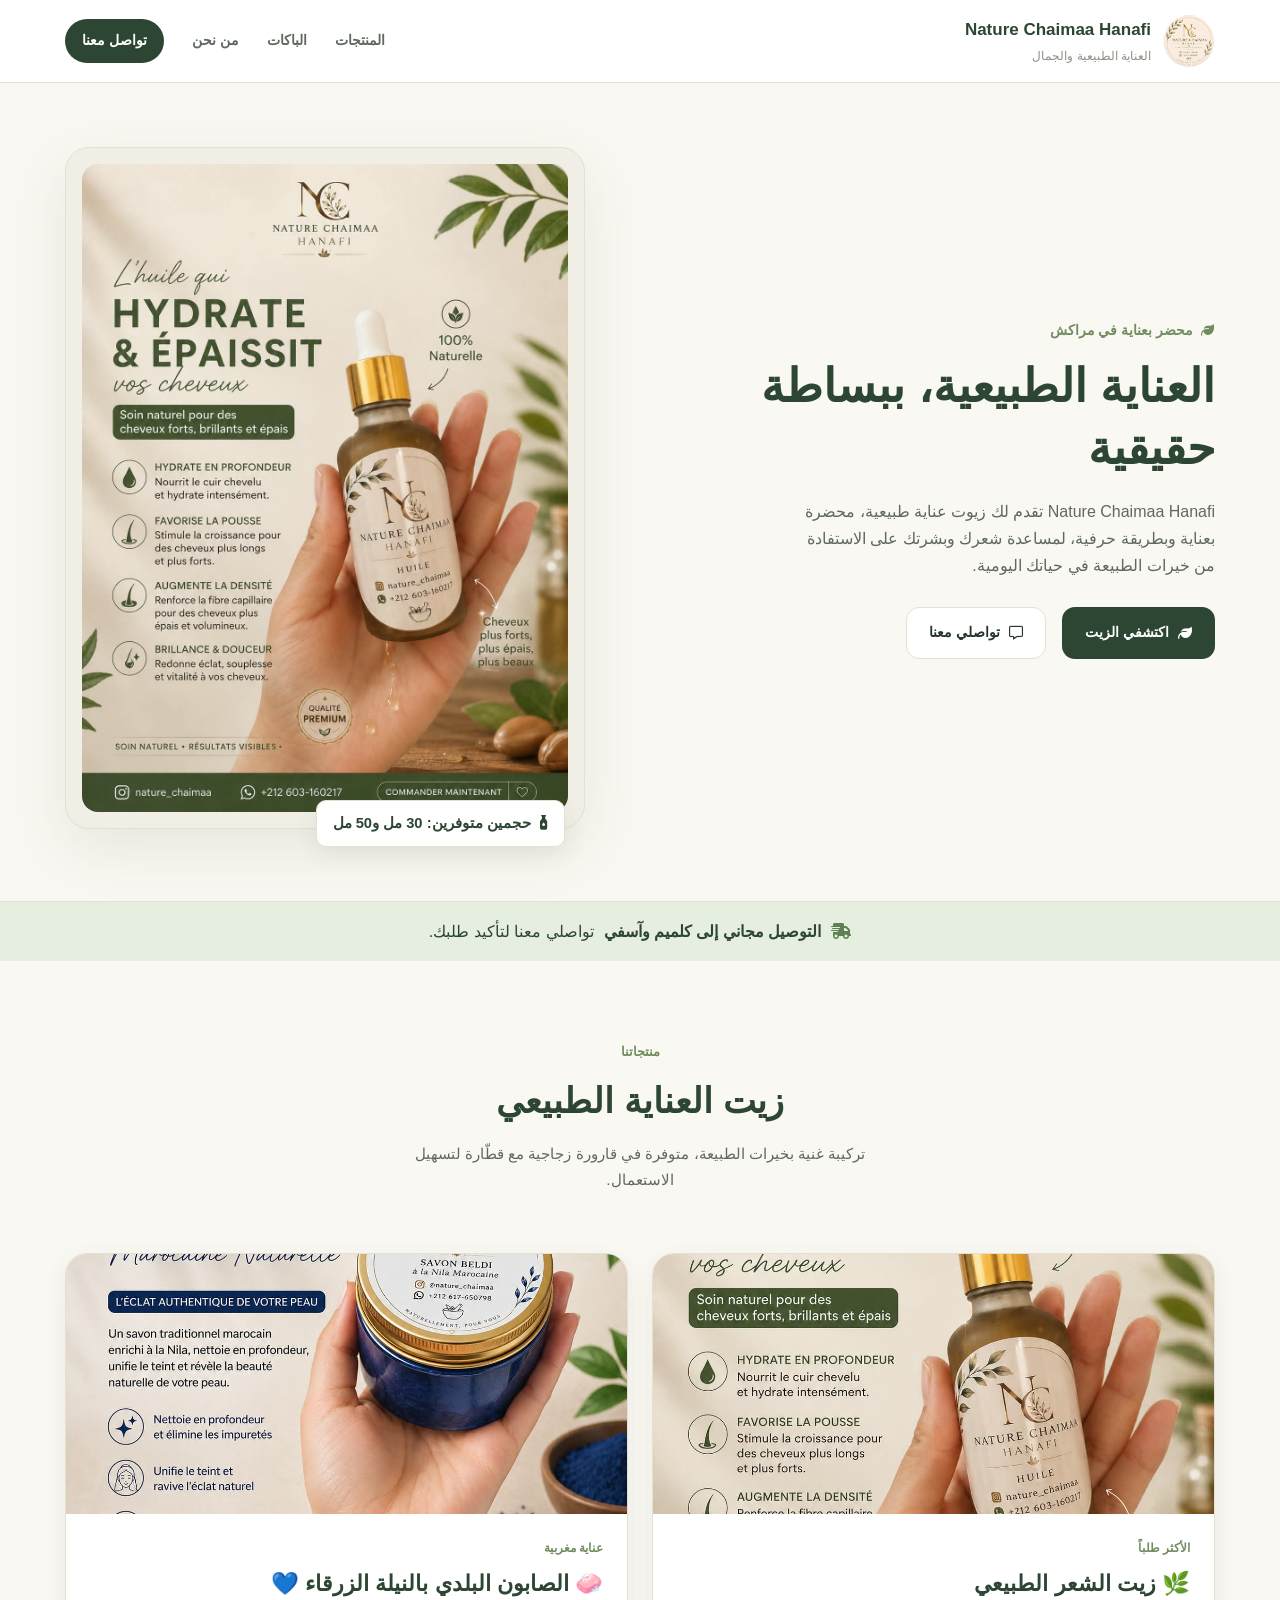
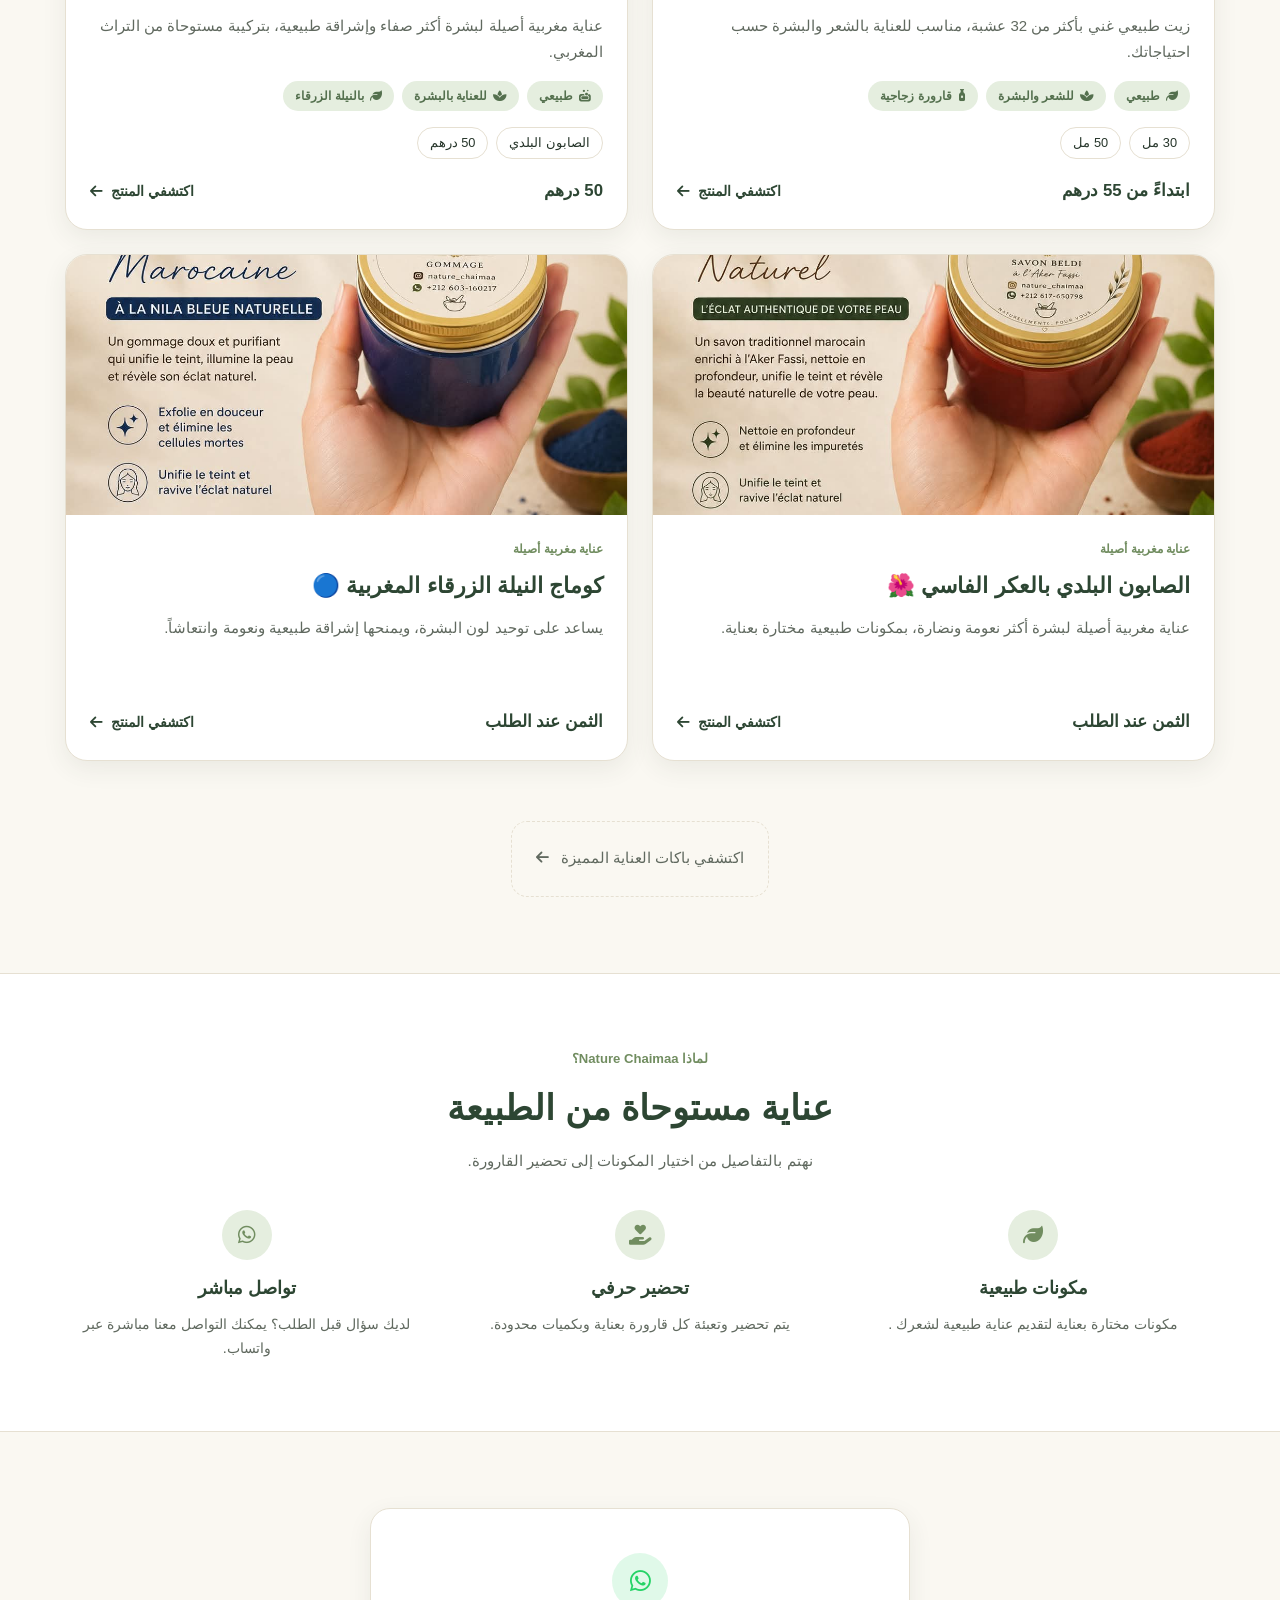
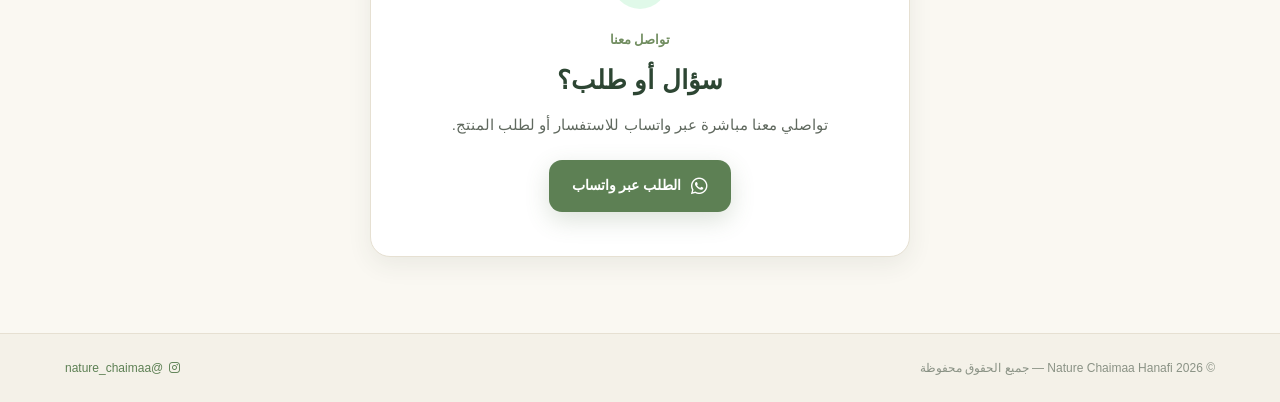
<file: index.html>
<!DOCTYPE html>
<html lang="ar" dir="rtl">
<head>
    <meta charset="UTF-8">
    <meta
        name="viewport"
        content="width=device-width, initial-scale=1"
    >
    <title>
        Nature Chaimaa Hanafi — العناية الطبيعية والجمال
    </title>
    <meta
        name="description"
        content="Nature Chaimaa Hanafi — زيوت طبيعية للعناية بالشعر والبشرة، محضرة بعناية وبطريقة حرفية."
    >
    <meta
        http-equiv="Content-Security-Policy"
        content="default-src 'self'; img-src 'self' data:; style-src 'self' 'unsafe-inline' https://fonts.googleapis.com https://cdnjs.cloudflare.com; font-src https://fonts.gstatic.com https://cdnjs.cloudflare.com; script-src 'self'; connect-src 'self'; frame-ancestors 'none'; base-uri 'self'; form-action 'self'"
    >
    <meta
        http-equiv="X-Content-Type-Options"
        content="nosniff"
    >
    <meta
        http-equiv="Referrer-Policy"
        content="strict-origin-when-cross-origin"
    >
    <link
        rel="icon"
        href="assets/logo.png"
    >
    <link
        rel="stylesheet"
        href="css/style.css"
    >
    <!-- Font Awesome -->
    <link
        rel="stylesheet"
        href="https://cdnjs.cloudflare.com/ajax/libs/font-awesome/6.5.2/css/all.min.css"
    >
</head>
<body>
<!-- =====================================
     HEADER
===================================== -->
<header class="site-header">
    <div class="container header-content">
        <a
            class="brand"
            href="index.html"
        >
            <img
                src="assets/logo.png"
                alt="شعار Nature Chaimaa Hanafi"
            >
            <div class="brand-text">
                <strong>
                    Nature Chaimaa Hanafi
                </strong>
                <span>
                    العناية الطبيعية والجمال
                </span>
            </div>
        </a>
        <!-- زر القائمة في الهاتف -->
        <button
            class="mobile-menu-btn"
            id="mobileMenuBtn" aria-controls="mainNav"
            aria-label="فتح القائمة"
            type="button"
        >
            <i class="fa-solid fa-bars"></i>
        </button>
        <nav class="main-nav" id="mainNav">
            <a href="#produits">
                المنتجات
            </a>
            <a href="packs.html">
                الباكات
            </a>
            <a href="#apropos">
                من نحن
            </a>
            <a class="nav-whatsapp" href="https://wa.me/212617650798" data-whatsapp-simple data-product="طلب أو استفسار من متجر Nature Chaimaa Hanafi" target="_blank" rel="noopener noreferrer">
                تواصل معنا
            </a>
        </nav>
    </div>
</header>
<main>
<!-- =====================================
     HERO
===================================== -->
<section class="hero">
    <div class="container hero-grid">
        <div class="hero-text">
            <p class="hero-eyebrow">
                <i class="fa-solid fa-leaf"></i>
                محضر بعناية في مراكش
            </p>
            <h1>
                العناية الطبيعية، ببساطة حقيقية
            </h1>
            <p class="hero-description">
                Nature Chaimaa Hanafi تقدم لك زيوت عناية
                طبيعية، محضرة بعناية وبطريقة حرفية،
                لمساعدة شعرك وبشرتك على الاستفادة من
                خيرات الطبيعة في حياتك اليومية.
            </p>
            <div class="hero-actions">
              <a href="#produits" class="btn btn-primary">
                <i class="fa-solid fa-leaf"></i>اكتشفي الزيت
              </a>
                <a href="https://wa.me/212617650798" class="btn btn-ghost" data-whatsapp-simple data-product="طلب أو استفسار عن منتجات Nature Chaimaa Hanafi" target="_blank" rel="noopener noreferrer">
                    <i class="fa-regular fa-message"></i>
                    تواصلي معنا
                </a>
            </div>
        </div>
        <div class="hero-figure">
            <div class="hero-image-wrapper">
                <img
                    src="assets/WhatsApp Image 2026-09-25 at 22.06.41.jpeg"
                    alt="زيت Nature Chaimaa Hanafi المتوفر بحجم 30 مل و50 مل"
                >
            </div>
            <div class="tag">
                <i class="fa-solid fa-bottle-droplet"></i>
                حجمين متوفرين: 30 مل و50 مل
            </div>
        </div>
    </div>
</section>
<section class="delivery-banner" aria-label="معلومات التوصيل">
    <div class="container">
        <i class="fa-solid fa-truck-fast" aria-hidden="true"></i>
        <strong>التوصيل مجاني إلى كلميم وآسفي</strong>
        <span>تواصلي معنا لتأكيد طلبك.</span>
    </div>
</section>
<!-- =====================================
     PRODUCTS
===================================== -->
<section
    class="produits"
    id="produits"
>
    <div class="container">
        <div class="section-head">
            <span class="section-kicker">
                منتجاتنا
            </span>
            <h2>
                زيت العناية الطبيعي
            </h2>
            <p>
                تركيبة غنية بخيرات الطبيعة،
                متوفرة في قارورة زجاجية مع قطّارة
                لتسهيل الاستعمال.
            </p>
        </div>
        <a
            class="product-card"
            href="product-huile.html"
        >
            <div class="product-media">
                <img
                    src="assets/WhatsApp Image 2026-09-25 at 22.06.41.jpeg"
                    alt="زيت العناية الطبيعي Nature Chaimaa Hanafi"
                    loading="lazy"
                    decoding="async"
                >
            </div>
            <div class="product-body">
                <span class="product-kicker">
                    الأكثر طلباً
                </span>
                <h3>
                    🌿 زيت الشعر الطبيعي
                </h3>
                <p>
                    زيت طبيعي غني بأكثر من 32 عشبة،
                    مناسب للعناية بالشعر والبشرة
                    حسب احتياجاتك.
                </p>
                <div class="product-features">
                    <span>
                        <i class="fa-solid fa-leaf"></i>
                        طبيعي
                    </span>
                    <span>
                        <i class="fa-solid fa-spa"></i>
                        للشعر والبشرة
                    </span>
                    <span>
                        <i class="fa-solid fa-bottle-droplet"></i>
                        قارورة زجاجية
                    </span>
                </div>
                <div class="product-sizes">
                    <span>
                        30 مل
                    </span>
                    <span>
                        50 مل
                    </span>
                </div>
                <div class="product-bottom">
                    <strong>
                        ابتداءً من 55 درهم
                    </strong>
                    <span class="product-link">
                        اكتشفي المنتج
                        <i class="fa-solid fa-arrow-left"></i>
                    </span>
                </div>
            </div>
        </a>
        <a
    class="product-card"
    href="savon-beldi.html"
>
    <div class="product-media">
        <img
            src="assets/WhatsApp Image 2026-09-25 at 22.06.47.jpeg"
            alt="الصابون البلدي بالنيلة الزرقاء Nature Chaimaa Hanafi"
            loading="lazy"
            decoding="async"
        >
    </div>
    <div class="product-body">
        <span class="product-kicker">
            عناية مغربية
        </span>
        <h3>
            🧼 الصابون البلدي بالنيلة الزرقاء 💙
        </h3>
        <p>
            عناية مغربية أصيلة لبشرة أكثر صفاء
            وإشراقة طبيعية، بتركيبة مستوحاة
            من التراث المغربي.
        </p>
        <div class="product-features">
            <span>
                <i class="fa-solid fa-soap"></i>
                طبيعي
            </span>
            <span>
                <i class="fa-solid fa-spa"></i>
                للعناية بالبشرة
            </span>
            <span>
                <i class="fa-solid fa-leaf"></i>
                بالنيلة الزرقاء
            </span>
        </div>
        <div class="product-sizes">
            <span>
                الصابون البلدي
            </span>
            <span>
                50 درهم
            </span>
        </div>
        <div class="product-bottom">
            <strong>
                50 درهم
            </strong>
            <span class="product-link">
                اكتشفي المنتج
                <i class="fa-solid fa-arrow-left"></i>
            </span>
        </div>
    </div>
</a>
        <a class="product-card" href="savon-beldi-aker-fassi.html">
            <div class="product-media">
                <img src="assets/savonbldiakarfassi.jpeg" alt="الصابون البلدي بالعكر الفاسي من Nature Chaimaa Hanafi" loading="lazy" decoding="async">
            </div>
            <div class="product-body">
                <span class="product-kicker">عناية مغربية أصيلة</span>
                <h3>الصابون البلدي بالعكر الفاسي 🌺</h3>
                <p>عناية مغربية أصيلة لبشرة أكثر نعومة ونضارة، بمكونات طبيعية مختارة بعناية.</p>
                <div class="product-bottom">
                    <strong>الثمن عند الطلب</strong>
                    <span class="product-link">اكتشفي المنتج <i class="fa-solid fa-arrow-left"></i></span>
                </div>
            </div>
        </a>
        <a class="product-card" href="product-gommage.html">
            <div class="product-media">
                <img src="assets/gomage.jpeg" alt="كوماج النيلة الزرقاء المغربية من Nature Chaimaa Hanafi" loading="lazy" decoding="async">
            </div>
            <div class="product-body">
                <span class="product-kicker">عناية مغربية أصيلة</span>
                <h3>كوماج النيلة الزرقاء المغربية 🔵</h3>
                <p>يساعد على توحيد لون البشرة، ويمنحها إشراقة طبيعية ونعومة وانتعاشاً.</p>
                <div class="product-bottom">
                    <strong>الثمن عند الطلب</strong>
                    <span class="product-link">اكتشفي المنتج <i class="fa-solid fa-arrow-left"></i></span>
                </div>
            </div>
        </a>
        <a class="packs-teaser" href="packs.html">
            اكتشفي باكات العناية المميزة <i class="fa-solid fa-arrow-left"></i>
        </a>
    </div>
</section>
<!-- =====================================
     ABOUT
===================================== -->
<section
    class="about"
    id="apropos"
>
    <div class="container">
        <div class="section-head">
            <span class="section-kicker">
                لماذا Nature Chaimaa؟
            </span>
            <h2>
                عناية مستوحاة من الطبيعة
            </h2>
            <p>
                نهتم بالتفاصيل من اختيار المكونات
                إلى تحضير القارورة.
            </p>
        </div>
        <div class="about-grid">
            <div class="about-item">
                <div class="about-icon">
                    <i class="fa-solid fa-leaf"></i>
                </div>
                <h4>
                    مكونات طبيعية
                </h4>
                <p>
                    مكونات مختارة بعناية لتقديم
                    عناية طبيعية لشعرك .
                </p>
            </div>
            <div class="about-item">
                <div class="about-icon">
                    <i class="fa-solid fa-hand-holding-heart"></i>
                </div>
                <h4>
                    تحضير حرفي
                </h4>
                <p>
                    يتم تحضير وتعبئة كل قارورة
                    بعناية وبكميات محدودة.
                </p>
            </div>
            <div class="about-item">
                <div class="about-icon">
                    <i class="fa-brands fa-whatsapp"></i>
                </div>
                <h4>
                    تواصل مباشر
                </h4>
                <p>
                    لديك سؤال قبل الطلب؟
                    يمكنك التواصل معنا مباشرة عبر واتساب.
                </p>
            </div>
        </div>
    </div>
</section>
<!-- =====================================
     CONTACT
===================================== -->
<section
    class="contact"
    id="contact"
>
    <div class="container">
        <div class="contact-box">
            <div class="contact-icon">
                <i class="fa-brands fa-whatsapp"></i>
            </div>
            <span class="section-kicker">
                تواصل معنا
            </span>
            <h2>
                سؤال أو طلب؟
            </h2>
            <p>
                تواصلي معنا مباشرة عبر واتساب
                للاستفسار أو لطلب المنتج.
            </p>
            <a
                href="https://wa.me/212617650798"
                id="btn-order-whatsapp-home"
                class="btn btn-whatsapp"
                data-whatsapp-simple
                data-product="استفسار أو طلب من متجر Nature Chaimaa Hanafi"
                target="_blank"
                rel="noopener noreferrer"
            >
                <i class="fa-brands fa-whatsapp"></i>
                الطلب عبر واتساب
            </a>
        </div>
    </div>
</section>
</main>
<!-- =====================================
     FOOTER
===================================== -->
<footer class="site-footer">
    <div class="container footer-content">
        <span>
            ©
            <span id="year"></span>
            Nature Chaimaa Hanafi
            — جميع الحقوق محفوظة
        </span>
        <a
            href="https://instagram.com/nature_chaimaa"
            target="_blank"
            rel="noopener noreferrer"
        >
            <i class="fa-brands fa-instagram"></i>
            @nature_chaimaa
        </a>
    </div>
</footer>
<!-- =====================================
     JAVASCRIPT
===================================== -->
<script src="js/script.js"></script>
</body>
</html>
</file>
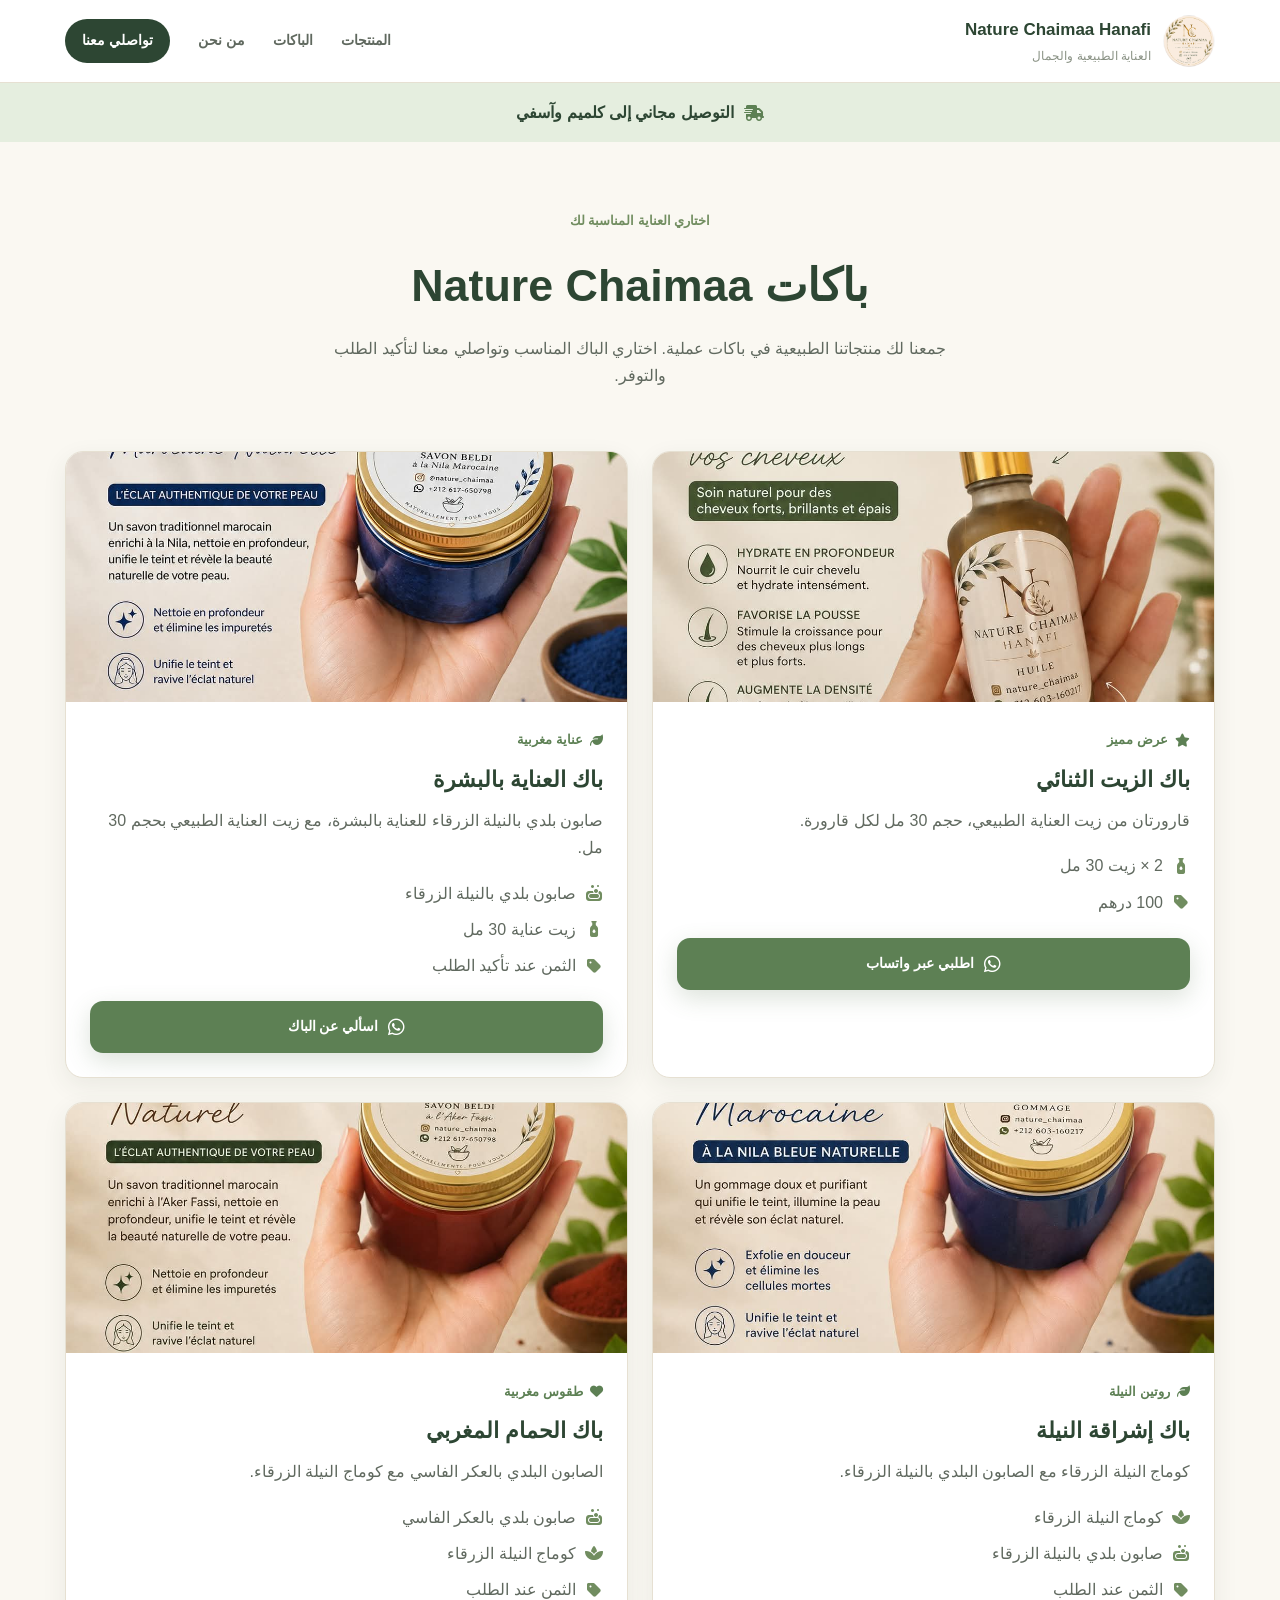
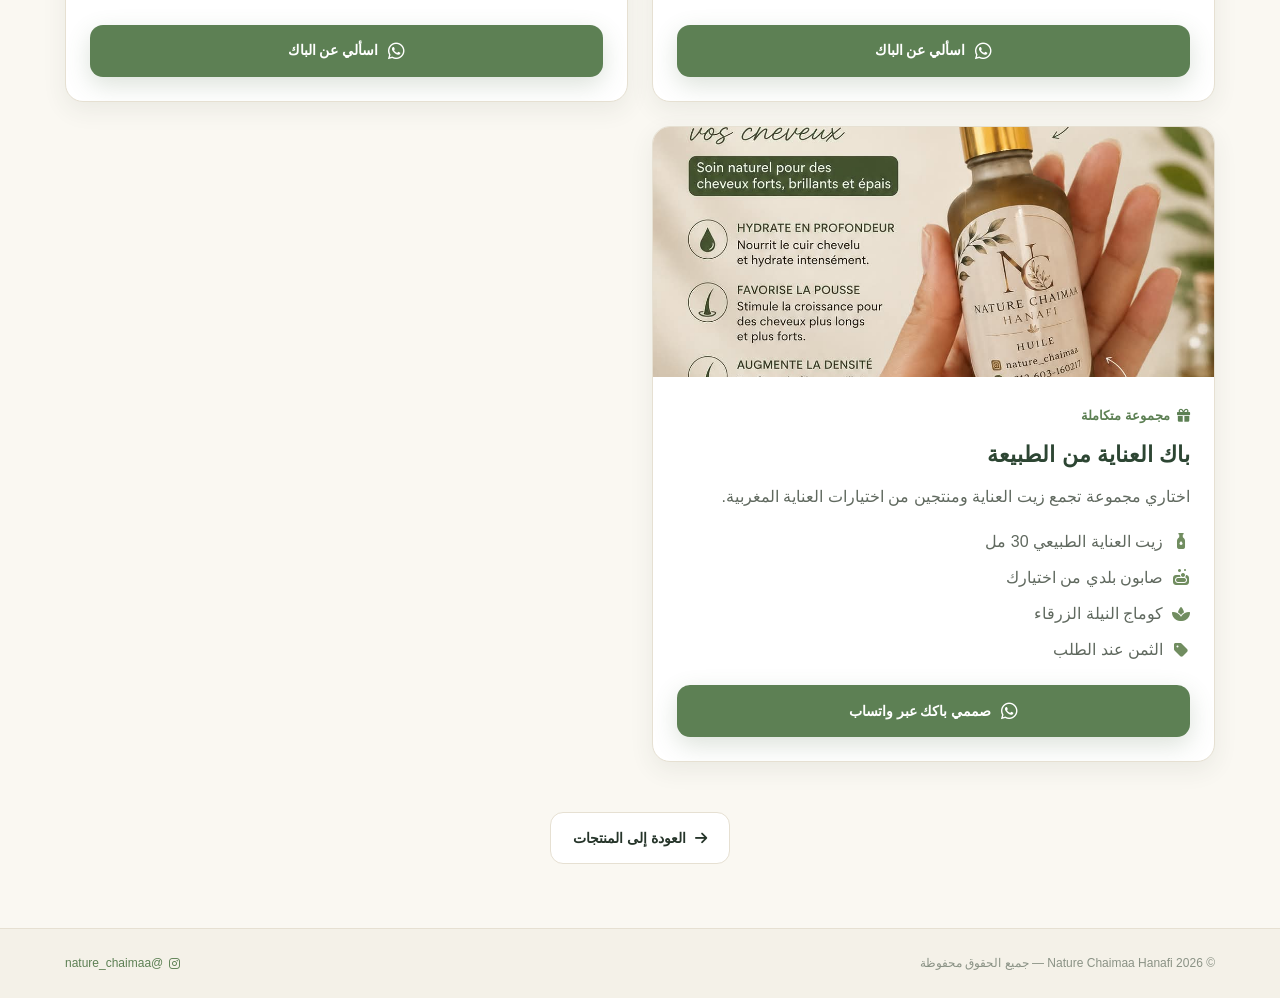
<file: packs.html>
<!DOCTYPE html>
<html lang="ar" dir="rtl">
<head>
    <meta charset="UTF-8">
    <meta name="viewport" content="width=device-width, initial-scale=1">
    <meta name="description" content="اكتشفي باكات العناية الطبيعية من Nature Chaimaa Hanafi واطلبي عبر واتساب.">
    <meta http-equiv="Content-Security-Policy" content="default-src 'self'; img-src 'self' data:; style-src 'self' 'unsafe-inline' https://fonts.googleapis.com https://cdnjs.cloudflare.com; font-src https://fonts.gstatic.com https://cdnjs.cloudflare.com; script-src 'self'; connect-src 'self'; frame-ancestors 'none'; base-uri 'self'; form-action 'self'">
    <meta http-equiv="X-Content-Type-Options" content="nosniff">
    <meta http-equiv="Referrer-Policy" content="strict-origin-when-cross-origin">
    <title>باكات العناية | Nature Chaimaa Hanafi</title>
    <link rel="icon" href="assets/logo.png">
    <link rel="stylesheet" href="css/style.css">
    <link rel="stylesheet" href="https://cdnjs.cloudflare.com/ajax/libs/font-awesome/6.5.2/css/all.min.css">
</head>
<body>
<header class="site-header">
    <div class="container header-content">
        <a class="brand" href="index.html">
            <img src="assets/logo.png" alt="شعار Nature Chaimaa Hanafi">
            <span class="brand-text"><strong>Nature Chaimaa Hanafi</strong><span>العناية الطبيعية والجمال</span></span>
        </a>
        <button class="mobile-menu-btn" id="mobileMenuBtn" aria-controls="mainNav" aria-label="فتح القائمة" aria-expanded="false" type="button"><i class="fa-solid fa-bars"></i></button>
        <nav class="main-nav" id="mainNav" aria-label="التنقل الرئيسي">
            <a href="index.html#produits">المنتجات</a>
            <a href="packs.html" aria-current="page">الباكات</a>
            <a href="index.html#apropos">من نحن</a>
            <a class="nav-whatsapp" href="https://wa.me/212617650798" data-whatsapp-simple data-product="استفسار عن باكات Nature Chaimaa Hanafi" target="_blank" rel="noopener noreferrer">تواصلي معنا</a>
        </nav>
    </div>
</header>
<main>
    <section class="delivery-banner" aria-label="معلومات التوصيل">
        <div class="container"><i class="fa-solid fa-truck-fast" aria-hidden="true"></i><strong>التوصيل مجاني إلى كلميم وآسفي</strong></div>
    </section>
    <section class="packs-hero">
        <div class="container">
            <span class="section-kicker">اختاري العناية المناسبة لك</span>
            <h1>باكات Nature Chaimaa</h1>
            <p>جمعنا لك منتجاتنا الطبيعية في باكات عملية. اختاري الباك المناسب وتواصلي معنا لتأكيد الطلب والتوفر.</p>
        </div>
    </section>
    <section class="packs-list">
        <div class="container packs-grid">
            <article class="pack-card">
                <img src="assets/WhatsApp Image 2026-09-25 at 22.06.41.jpeg" alt="زيت العناية الطبيعي للشعر والبشرة" loading="lazy" decoding="async">
                <div class="pack-card-body">
                    <span class="pack-label"><i class="fa-solid fa-star"></i> عرض مميز</span>
                    <h2>باك الزيت الثنائي</h2>
                    <p>قارورتان من زيت العناية الطبيعي، حجم 30 مل لكل قارورة.</p>
                    <ul><li><i class="fa-solid fa-bottle-droplet"></i> 2 × زيت 30 مل</li><li><i class="fa-solid fa-tag"></i> 100 درهم</li></ul>
                    <a class="btn btn-whatsapp" href="https://wa.me/212617650798" data-whatsapp-simple data-order-flow data-price="100 DH" data-product="باك الزيت الثنائي (قارورتان 30 مل)" target="_blank" rel="noopener noreferrer"><i class="fa-brands fa-whatsapp"></i> اطلبي عبر واتساب</a>
                </div>
            </article>
            <article class="pack-card">
                <img src="assets/WhatsApp Image 2026-09-25 at 22.06.47.jpeg" alt="الصابون البلدي بالنيلة الزرقاء" loading="lazy" decoding="async">
                <div class="pack-card-body">
                    <span class="pack-label"><i class="fa-solid fa-leaf"></i> عناية مغربية</span>
                    <h2>باك العناية بالبشرة</h2>
                    <p>صابون بلدي بالنيلة الزرقاء للعناية بالبشرة، مع زيت العناية الطبيعي بحجم 30 مل.</p>
                    <ul><li><i class="fa-solid fa-soap"></i> صابون بلدي بالنيلة الزرقاء</li><li><i class="fa-solid fa-bottle-droplet"></i> زيت عناية 30 مل</li><li><i class="fa-solid fa-tag"></i> الثمن عند تأكيد الطلب</li></ul>
                    <a class="btn btn-whatsapp" href="https://wa.me/212617650798" data-whatsapp-simple data-order-flow data-product="باك العناية بالبشرة: الصابون البلدي بالنيلة الزرقاء وزيت العناية 30 مل" target="_blank" rel="noopener noreferrer"><i class="fa-brands fa-whatsapp"></i> اسألي عن الباك</a>
                </div>
            </article>
            <article class="pack-card">
                <img src="assets/gomage.jpeg" alt="كوماج النيلة الزرقاء المغربية" loading="lazy" decoding="async">
                <div class="pack-card-body">
                    <span class="pack-label"><i class="fa-solid fa-leaf"></i> روتين النيلة</span>
                    <h2>باك إشراقة النيلة</h2>
                    <p>كوماج النيلة الزرقاء مع الصابون البلدي بالنيلة الزرقاء.</p>
                    <ul><li><i class="fa-solid fa-spa"></i> كوماج النيلة الزرقاء</li><li><i class="fa-solid fa-soap"></i> صابون بلدي بالنيلة الزرقاء</li><li><i class="fa-solid fa-tag"></i> الثمن عند الطلب</li></ul>
                    <a class="btn btn-whatsapp" href="https://wa.me/212617650798" data-whatsapp-simple data-order-flow data-product="باك إشراقة النيلة: كوماج وصابون بلدي بالنيلة الزرقاء" target="_blank" rel="noopener noreferrer"><i class="fa-brands fa-whatsapp"></i> اسألي عن الباك</a>
                </div>
            </article>
            <article class="pack-card">
                <img src="assets/savonbldiakarfassi.jpeg" alt="الصابون البلدي بالعكر الفاسي" loading="lazy" decoding="async">
                <div class="pack-card-body">
                    <span class="pack-label"><i class="fa-solid fa-heart"></i> طقوس مغربية</span>
                    <h2>باك الحمام المغربي</h2>
                    <p>الصابون البلدي بالعكر الفاسي مع كوماج النيلة الزرقاء.</p>
                    <ul><li><i class="fa-solid fa-soap"></i> صابون بلدي بالعكر الفاسي</li><li><i class="fa-solid fa-spa"></i> كوماج النيلة الزرقاء</li><li><i class="fa-solid fa-tag"></i> الثمن عند الطلب</li></ul>
                    <a class="btn btn-whatsapp" href="https://wa.me/212617650798" data-whatsapp-simple data-order-flow data-product="باك الحمام المغربي: صابون بلدي بالعكر الفاسي وكوماج النيلة الزرقاء" target="_blank" rel="noopener noreferrer"><i class="fa-brands fa-whatsapp"></i> اسألي عن الباك</a>
                </div>
            </article>
            <article class="pack-card">
                <img src="assets/WhatsApp Image 2026-09-25 at 22.06.41.jpeg" alt="زيت العناية الطبيعي" loading="lazy" decoding="async">
                <div class="pack-card-body">
                    <span class="pack-label"><i class="fa-solid fa-gift"></i> مجموعة متكاملة</span>
                    <h2>باك العناية من الطبيعة</h2>
                    <p>اختاري مجموعة تجمع زيت العناية ومنتجين من اختيارات العناية المغربية.</p>
                    <ul><li><i class="fa-solid fa-bottle-droplet"></i> زيت العناية الطبيعي 30 مل</li><li><i class="fa-solid fa-soap"></i> صابون بلدي من اختيارك</li><li><i class="fa-solid fa-spa"></i> كوماج النيلة الزرقاء</li><li><i class="fa-solid fa-tag"></i> الثمن عند الطلب</li></ul>
                    <a class="btn btn-whatsapp" href="https://wa.me/212617650798" data-whatsapp-simple data-order-flow data-product="باك العناية من الطبيعة: زيت عناية 30 مل وصابون بلدي وكوماج النيلة الزرقاء" target="_blank" rel="noopener noreferrer"><i class="fa-brands fa-whatsapp"></i> صممي باكك عبر واتساب</a>
                </div>
            </article>
        </div>
    </section>
    <div class="container packs-back"><a class="btn btn-ghost" href="index.html#produits"><i class="fa-solid fa-arrow-right"></i> العودة إلى المنتجات</a></div>
</main>
<footer class="site-footer">
    <div class="container footer-content">
        <span>© <span id="year"></span> Nature Chaimaa Hanafi — جميع الحقوق محفوظة</span>
        <a href="https://instagram.com/nature_chaimaa" target="_blank" rel="noopener noreferrer"><i class="fa-brands fa-instagram"></i> @nature_chaimaa</a>
    </div>
</footer>
<script src="js/script.js"></script>
</body>
</html>
</file>
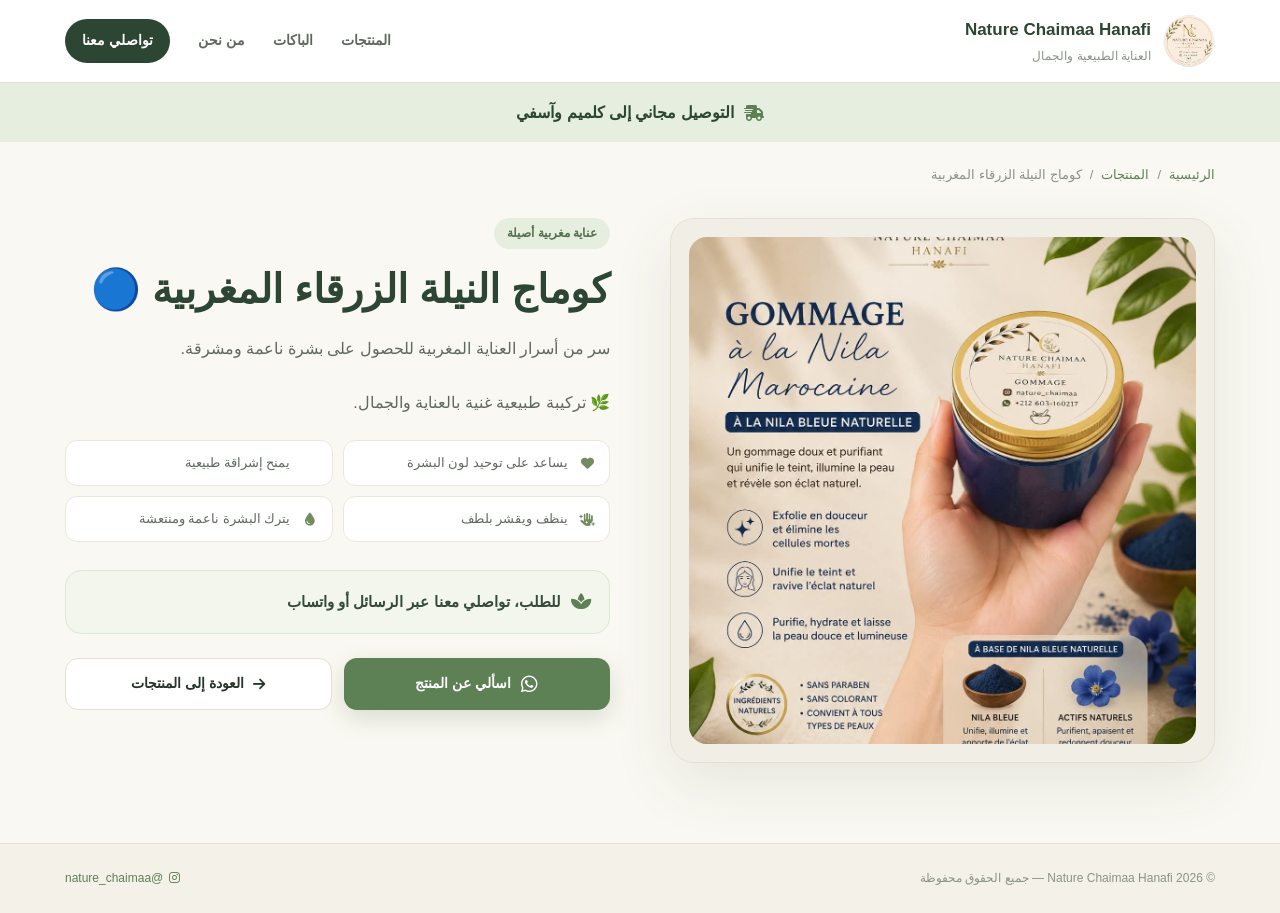
<file: product-gommage.html>
<!DOCTYPE html>
<html lang="ar" dir="rtl">
<head>
    <meta charset="UTF-8">
    <meta name="viewport" content="width=device-width, initial-scale=1">
    <meta name="description" content="كوماج النيلة الزرقاء المغربية للعناية بالبشرة وتنظيفها وتقشيرها بلطف. للطلب تواصلي عبر واتساب.">
    <meta http-equiv="Content-Security-Policy" content="default-src 'self'; img-src 'self' data:; style-src 'self' 'unsafe-inline' https://fonts.googleapis.com https://cdnjs.cloudflare.com; font-src https://fonts.gstatic.com https://cdnjs.cloudflare.com; script-src 'self'; connect-src 'self'; frame-ancestors 'none'; base-uri 'self'; form-action 'self'">
    <meta http-equiv="X-Content-Type-Options" content="nosniff">
    <meta http-equiv="Referrer-Policy" content="strict-origin-when-cross-origin">
    <title>كوماج النيلة الزرقاء المغربية | Nature Chaimaa Hanafi</title>
    <link rel="icon" href="assets/logo.png">
    <link rel="stylesheet" href="css/style.css">
    <link rel="stylesheet" href="https://cdnjs.cloudflare.com/ajax/libs/font-awesome/6.5.2/css/all.min.css">
</head>
<body>
<header class="site-header">
    <div class="container header-content">
        <a class="brand" href="index.html">
            <img src="assets/logo.png" alt="شعار Nature Chaimaa Hanafi">
            <span class="brand-text"><strong>Nature Chaimaa Hanafi</strong><span>العناية الطبيعية والجمال</span></span>
        </a>
        <button class="mobile-menu-btn" id="mobileMenuBtn" aria-controls="mainNav" aria-label="فتح القائمة" aria-expanded="false" type="button"><i class="fa-solid fa-bars"></i></button>
        <nav class="main-nav" id="mainNav" aria-label="التنقل الرئيسي">
            <a href="index.html#produits">المنتجات</a>
            <a href="packs.html">الباكات</a>
            <a href="index.html#apropos">من نحن</a>
            <a class="nav-whatsapp" href="https://wa.me/212617650798" data-whatsapp-simple data-product="استفسار عن كوماج النيلة الزرقاء المغربية" target="_blank" rel="noopener noreferrer">تواصلي معنا</a>
        </nav>
    </div>
</header>
<section class="delivery-banner" aria-label="معلومات التوصيل">
    <div class="container"><i class="fa-solid fa-truck-fast" aria-hidden="true"></i><strong>التوصيل مجاني إلى كلميم وآسفي</strong></div>
</section>
<main>
    <div class="container">
        <nav class="breadcrumb" aria-label="مسار الصفحة">
            <a href="index.html">الرئيسية</a><span>/</span>
            <a href="index.html#produits">المنتجات</a><span>/</span>
            <span>كوماج النيلة الزرقاء المغربية</span>
        </nav>
    </div>
    <section class="product-detail">
        <div class="container product-grid">
            <div class="pd-media">
                <div class="image-wrapper">
                    <img src="assets/gomage.jpeg" alt="كوماج النيلة الزرقاء المغربية من Nature Chaimaa Hanafi">
                </div>
            </div>
            <div class="pd-info">
                <span class="pd-kicker">عناية مغربية أصيلة</span>
                <h1>كوماج النيلة الزرقاء المغربية 🔵</h1>
                <p class="pd-desc">سر من أسرار العناية المغربية للحصول على بشرة ناعمة ومشرقة.<br><br>🌿 تركيبة طبيعية غنية بالعناية والجمال.</p>
                <div class="benefits">
                    <div class="benefit"><i class="fa-solid fa-heart"></i><span>يساعد على توحيد لون البشرة</span></div>
                    <div class="benefit"><i class="fa-solid fa-sparkles"></i><span>يمنح إشراقة طبيعية</span></div>
                    <div class="benefit"><i class="fa-solid fa-hand-sparkles"></i><span>ينظف ويقشر بلطف</span></div>
                    <div class="benefit"><i class="fa-solid fa-droplet"></i><span>يترك البشرة ناعمة ومنتعشة</span></div>
                </div>
                <div class="pd-offer">
                    <div class="offer-row">
                        <span class="bottle-icons"><i class="fa-solid fa-spa"></i></span>
                        <strong>للطلب، تواصلي معنا عبر الرسائل أو واتساب</strong>
                    </div>
                </div>
                <div class="pd-actions">
                    <a class="btn btn-whatsapp" href="https://wa.me/212617650798" data-whatsapp-simple data-order-flow data-product="كوماج النيلة الزرقاء المغربية" target="_blank" rel="noopener noreferrer">
                        <i class="fa-brands fa-whatsapp"></i> اسألي عن المنتج
                    </a>
                    <a class="btn btn-ghost" href="index.html#produits">
                        <i class="fa-solid fa-arrow-right"></i> العودة إلى المنتجات
                    </a>
                </div>
            </div>
        </div>
    </section>
</main>
<footer class="site-footer">
    <div class="container footer-content">
        <span>© <span id="year"></span> Nature Chaimaa Hanafi — جميع الحقوق محفوظة</span>
        <a href="https://instagram.com/nature_chaimaa" target="_blank" rel="noopener noreferrer"><i class="fa-brands fa-instagram"></i> @nature_chaimaa</a>
    </div>
</footer>
<script src="js/script.js"></script>
</body>
</html>
</file>
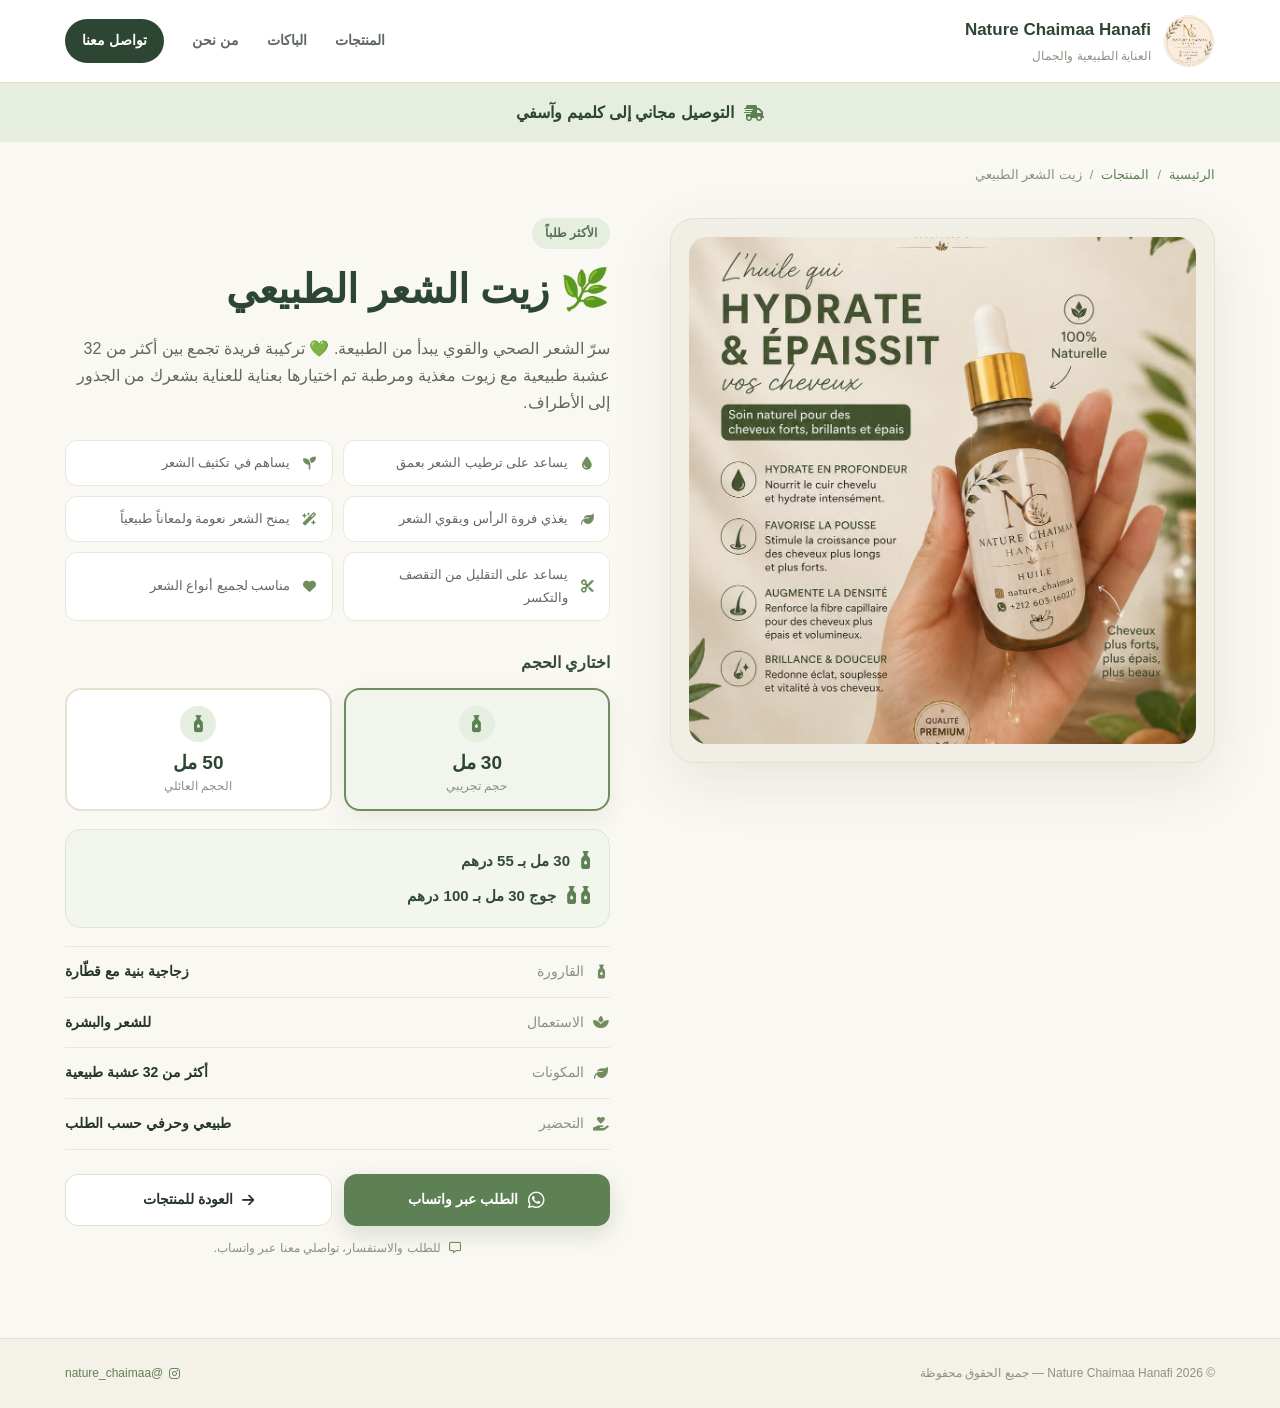
<file: product-huile.html>
<!DOCTYPE html>
<html lang="ar" dir="rtl">
<head>
    <meta charset="UTF-8">
    <meta name="viewport" content="width=device-width, initial-scale=1">
    <title>
        Nature Chaimaa Hanafi — العناية الطبيعية والجمال
    </title>
    <meta name="description" content="Nature Chaimaa Hanafi — زيوت طبيعية للعناية بالشعر والبشرة، محضرة بعناية وبطريقة حرفية.">
    <meta http-equiv="Content-Security-Policy" content="default-src 'self'; img-src 'self' data:; style-src 'self' 'unsafe-inline' https://fonts.googleapis.com https://cdnjs.cloudflare.com; font-src https://fonts.gstatic.com https://cdnjs.cloudflare.com; script-src 'self'; connect-src 'self'; frame-ancestors 'none'; base-uri 'self'; form-action 'self'">
    <meta http-equiv="X-Content-Type-Options" content="nosniff">
    <meta http-equiv="Referrer-Policy" content="strict-origin-when-cross-origin">
    <link rel="icon" href="assets/logo.png">
    <link rel="stylesheet" href="css/style.css">
    <!-- Font Awesome -->
    <link rel="stylesheet" href="https://cdnjs.cloudflare.com/ajax/libs/font-awesome/6.5.2/css/all.min.css">
</head>
<body>
<!-- =====================================
     HEADER
===================================== -->
<header class="site-header">
    <div class="container header-content">
        <a
            class="brand"
            href="index.html"
        >
            <img
                src="assets/logo.png"
                alt="شعار Nature Chaimaa Hanafi"
            >
            <div class="brand-text">
                <strong>
                    Nature Chaimaa Hanafi
                </strong>
                <span>
                    العناية الطبيعية والجمال
                </span>
            </div>
        </a>
        <!-- زر القائمة في الهاتف -->
        <button
            class="mobile-menu-btn"
            id="mobileMenuBtn" aria-controls="mainNav"
            aria-label="فتح القائمة"
            type="button"
        >
            <i class="fa-solid fa-bars"></i>
        </button>
        <nav class="main-nav" id="mainNav">
            <a href="#produits">
                المنتجات
            </a>
            <a href="packs.html">
                الباكات
            </a>
            <a href="#apropos">
                من نحن
            </a>
            <a class="nav-whatsapp" href="https://wa.me/212617650798" data-whatsapp-simple data-product="استفسار عن زيت العناية الطبيعي" target="_blank" rel="noopener noreferrer">
                تواصل معنا
            </a>
        </nav>
    </div>
</header>
<section class="delivery-banner" aria-label="معلومات التوصيل">
    <div class="container"><i class="fa-solid fa-truck-fast" aria-hidden="true"></i><strong>التوصيل مجاني إلى كلميم وآسفي</strong></div>
</section>
<!-- ================= MAIN ================= -->
<main>
    <!-- Breadcrumb -->
    <div class="container">
        <div class="breadcrumb">
            <a href="index.html">الرئيسية</a>
            <span>/</span>
            <a href="index.html#produits">المنتجات</a>
            <span>/</span>
            <span>زيت الشعر الطبيعي</span>
        </div>
    </div>
    <!-- Product -->
    <section class="product-detail">
        <div class="container product-grid">
            <!-- IMAGE -->
            <div class="pd-media">
                <div class="image-wrapper">
                    <img
                        src="assets/WhatsApp Image 2026-09-25 at 22.06.41.jpeg"
                        alt="زيت الشعر الطبيعي Nature Chaimaa Hanafi"
                    >
                </div>
            </div>
            <!-- INFO -->
            <div class="pd-info">
                <span class="pd-kicker">
                    الأكثر طلباً
                </span>
                <h1>
                    🌿 زيت الشعر الطبيعي
                </h1>
                <p class="pd-desc">
                    سرّ الشعر الصحي والقوي يبدأ من الطبيعة. 💚
                    تركيبة فريدة تجمع بين أكثر من 32 عشبة طبيعية
                    مع زيوت مغذية ومرطبة تم اختيارها بعناية
                    للعناية بشعرك من الجذور إلى الأطراف.
                </p>
                <!-- BENEFITS -->
                <div class="benefits">
                    <div class="benefit">
                        <i class="fa-solid fa-droplet"></i>
                        <span>يساعد على ترطيب الشعر بعمق</span>
                    </div>
                    <div class="benefit">
                        <i class="fa-solid fa-seedling"></i>
                        <span>يساهم في تكثيف الشعر</span>
                    </div>
                    <div class="benefit">
                        <i class="fa-solid fa-leaf"></i>
                        <span>يغذي فروة الرأس ويقوي الشعر</span>
                    </div>
                    <div class="benefit">
                        <i class="fa-solid fa-wand-magic-sparkles"></i>
                        <span>يمنح الشعر نعومة ولمعاناً طبيعياً</span>
                    </div>
                    <div class="benefit">
                        <i class="fa-solid fa-scissors"></i>
                        <span>يساعد على التقليل من التقصف والتكسر</span>
                    </div>
                    <div class="benefit">
                        <i class="fa-solid fa-heart"></i>
                        <span>مناسب لجميع أنواع الشعر</span>
                    </div>
                </div>
                <!-- SIZE -->
                <div class="size-section">
                    <h2>اختاري الحجم</h2>
                    <div
                        class="pd-sizes"
                        role="group"
                        aria-label="اختيار السعة"
                    >
                        <button
                            type="button"
                            class="size-option active"
                            data-size="30ml"
                            data-price="55 DH"
                            aria-pressed="true"
                        >
                            <span class="size-icon">
                                <i class="fa-solid fa-bottle-droplet"></i>
                            </span>
                            <strong>30 مل</strong>
                            <small>
                                حجم تجريبي
                            </small>
                        </button>
                        <button
                            type="button"
                            class="size-option"
                            data-size="50ml"
                            aria-pressed="false"
                        >
                            <span class="size-icon">
                                <i class="fa-solid fa-bottle-droplet"></i>
                            </span>
                            <strong>50 مل</strong>
                            <small>
                                الحجم العائلي
                            </small>
                        </button>
                    </div>
                </div>
                <!-- OFFER -->
                <div
                    class="pd-offer"
                    id="pd-offer"
                    aria-live="polite"
                >
                    <div class="offer-row">
                        <span class="bottle-icons">
                            <i class="fa-solid fa-bottle-droplet"></i>
                        </span>
                        <strong>
                            30 مل بـ 55 درهم
                        </strong>
                    </div>
                    <div class="offer-row">
                        <span class="bottle-icons">
                            <i class="fa-solid fa-bottle-droplet"></i>
                            <i class="fa-solid fa-bottle-droplet"></i>
                        </span>
                        <strong>
                            جوج 30 مل بـ 100 درهم
                        </strong>
                    </div>
                </div>
                <!-- PRODUCT DETAILS -->
                <div class="product-details">
                    <div class="detail-item">
                        <span>
                            <i class="fa-solid fa-bottle-droplet"></i>
                            القارورة
                        </span>
                        <strong>
                            زجاجية بنية مع قطّارة
                        </strong>
                    </div>
                    <div class="detail-item">
                        <span>
                            <i class="fa-solid fa-spa"></i>
                            الاستعمال
                        </span>
                        <strong>
                            للشعر والبشرة
                        </strong>
                    </div>
                    <div class="detail-item">
                        <span>
                            <i class="fa-solid fa-leaf"></i>
                            المكونات
                        </span>
                        <strong>
                            أكثر من 32 عشبة طبيعية
                        </strong>
                    </div>
                    <div class="detail-item">
                        <span>
                            <i class="fa-solid fa-hand-holding-heart"></i>
                            التحضير
                        </span>
                        <strong>
                            طبيعي وحرفي حسب الطلب
                        </strong>
                    </div>
                </div>
                <!-- ACTIONS -->
                <div class="pd-actions">
                    <a
                        href="https://wa.me/212617650798"
                        id="btn-order-whatsapp"
                        class="btn btn-whatsapp"
                        data-whatsapp-simple
                        data-order-flow
                        data-product="زيت العناية الطبيعي"
                        target="_blank"
                        rel="noopener noreferrer"
                    >
                        <i class="fa-brands fa-whatsapp"></i>
                        <span>
                            الطلب عبر واتساب
                        </span>
                    </a>
                    <a
                        href="index.html#produits"
                        class="btn btn-ghost"
                    >
                        <i class="fa-solid fa-arrow-right"></i>
                        العودة للمنتجات
                    </a>
                </div>
                <p class="contact-note">
                    <i class="fa-regular fa-message"></i>
                    للطلب والاستفسار، تواصلي معنا عبر واتساب.
                </p>
            </div>
        </div>
    </section>
</main>
<!-- ================= FOOTER ================= -->
<footer class="site-footer">
    <div class="container footer-content">
        <span>
            © <span id="year"></span>
            Nature Chaimaa Hanafi — جميع الحقوق محفوظة
        </span>
        <a
            href="https://instagram.com/nature_chaimaa"
            target="_blank"
            rel="noopener noreferrer"
        >
            <i class="fa-brands fa-instagram"></i>
            @nature_chaimaa
        </a>
    </div>
</footer>
<!-- ================= JAVASCRIPT ================= -->
<script src="js/script.js"></script>
</body>
</html>
</file>
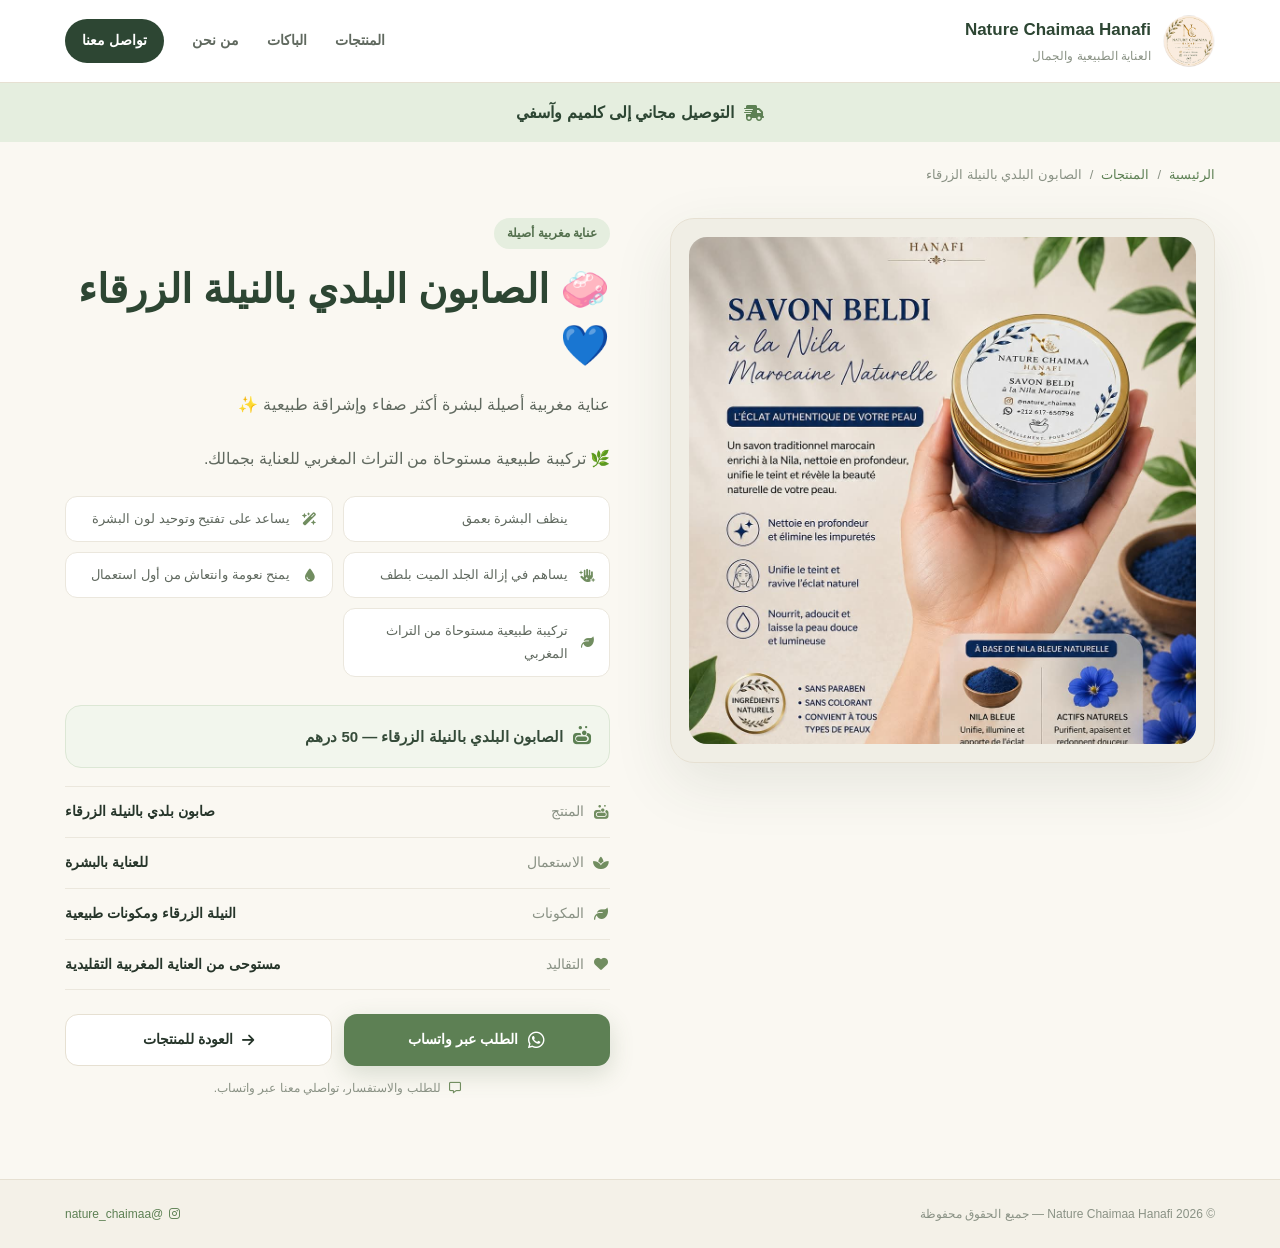
<file: savon-beldi.html>
<!DOCTYPE html>
<html lang="ar" dir="rtl">
<head>
    <meta charset="UTF-8">
    <meta
        name="viewport"
        content="width=device-width, initial-scale=1"
    >
    <title>
        Nature Chaimaa Hanafi — العناية الطبيعية والجمال
    </title>
    <meta
        name="description"
        content="Nature Chaimaa Hanafi — زيوت طبيعية للعناية بالشعر والبشرة، محضرة بعناية وبطريقة حرفية."
    >
    <meta
        http-equiv="Content-Security-Policy"
        content="default-src 'self'; img-src 'self' data:; style-src 'self' 'unsafe-inline' https://fonts.googleapis.com https://cdnjs.cloudflare.com; font-src https://fonts.gstatic.com https://cdnjs.cloudflare.com; script-src 'self'; connect-src 'self'; frame-ancestors 'none'; base-uri 'self'; form-action 'self'"
    >
    <meta
        http-equiv="X-Content-Type-Options"
        content="nosniff"
    >
    <meta
        http-equiv="Referrer-Policy"
        content="strict-origin-when-cross-origin"
    >
    <link
        rel="icon"
        href="assets/logo.png"
    >
    <link
        rel="stylesheet"
        href="css/style.css"
    >
    <!-- Font Awesome -->
    <link
        rel="stylesheet"
        href="https://cdnjs.cloudflare.com/ajax/libs/font-awesome/6.5.2/css/all.min.css"
    >
</head>
<body>
<!-- =====================================
     HEADER
===================================== -->
<header class="site-header">
    <div class="container header-content">
        <a
            class="brand"
            href="index.html"
        >
            <img
                src="assets/logo.png"
                alt="شعار Nature Chaimaa Hanafi"
            >
            <div class="brand-text">
                <strong>
                    Nature Chaimaa Hanafi
                </strong>
                <span>
                    العناية الطبيعية والجمال
                </span>
            </div>
        </a>
        <!-- زر القائمة في الهاتف -->
        <button
            class="mobile-menu-btn"
            id="mobileMenuBtn" aria-controls="mainNav"
            aria-label="فتح القائمة"
            type="button"
        >
            <i class="fa-solid fa-bars"></i>
        </button>
        <nav class="main-nav" id="mainNav">
            <a href="#produits">
                المنتجات
            </a>
            <a href="packs.html">
                الباكات
            </a>
            <a href="#apropos">
                من نحن
            </a>
            <a class="nav-whatsapp" href="https://wa.me/212617650798" data-whatsapp-simple data-product="استفسار عن الصابون البلدي بالنيلة الزرقاء" target="_blank" rel="noopener noreferrer">
                تواصل معنا
            </a>
        </nav>
    </div>
</header>
<section class="delivery-banner" aria-label="معلومات التوصيل">
    <div class="container"><i class="fa-solid fa-truck-fast" aria-hidden="true"></i><strong>التوصيل مجاني إلى كلميم وآسفي</strong></div>
</section>
<!-- ================= MAIN ================= -->
<main>
    <!-- Breadcrumb -->
    <div class="container">
        <div class="breadcrumb">
            <a href="index.html">
                الرئيسية
            </a>
            <span>/</span>
            <a href="index.html#produits">
                المنتجات
            </a>
            <span>/</span>
            <span>
                الصابون البلدي بالنيلة الزرقاء
            </span>
        </div>
    </div>
    <!-- Product -->
    <section class="product-detail">
        <div class="container product-grid">
            <!-- IMAGE -->
            <div class="pd-media">
                <div class="image-wrapper">
                    <img
                        src="assets/WhatsApp Image 2026-09-25 at 22.06.47.jpeg"
                        alt="الصابون البلدي بالنيلة الزرقاء Nature Chaimaa Hanafi"
                    >
                </div>
            </div>
            <!-- INFO -->
            <div class="pd-info">
                <span class="pd-kicker">
                    عناية مغربية أصيلة
                </span>
                <h1>
                    🧼 الصابون البلدي بالنيلة الزرقاء 💙
                </h1>
                <p class="pd-desc">
                    عناية مغربية أصيلة لبشرة أكثر صفاء
                    وإشراقة طبيعية ✨
                    <br><br>
                    🌿 تركيبة طبيعية مستوحاة من التراث المغربي
                    للعناية بجمالك.
                </p>
                <!-- BENEFITS -->
                <div class="benefits">
                    <div class="benefit">
                        <i class="fa-solid fa-sparkles"></i>
                        <span>
                            ينظف البشرة بعمق
                        </span>
                    </div>
                    <div class="benefit">
                        <i class="fa-solid fa-wand-magic-sparkles"></i>
                        <span>
                            يساعد على تفتيح وتوحيد لون البشرة
                        </span>
                    </div>
                    <div class="benefit">
                        <i class="fa-solid fa-hand-sparkles"></i>
                        <span>
                            يساهم في إزالة الجلد الميت بلطف
                        </span>
                    </div>
                    <div class="benefit">
                        <i class="fa-solid fa-droplet"></i>
                        <span>
                            يمنح نعومة وانتعاش من أول استعمال
                        </span>
                    </div>
                    <div class="benefit">
                        <i class="fa-solid fa-leaf"></i>
                        <span>
                            تركيبة طبيعية مستوحاة من التراث المغربي
                        </span>
                    </div>
                </div>
                <!-- OFFER -->
                <div
                    class="pd-offer"
                    id="pd-offer"
                    aria-live="polite"
                >
                    <div class="offer-row">
                        <span class="bottle-icons">
                            <i class="fa-solid fa-soap"></i>
                        </span>
                        <strong>
                            الصابون البلدي بالنيلة الزرقاء — 50 درهم
                        </strong>
                    </div>
                </div>
                <!-- PRODUCT DETAILS -->
                <div class="product-details">
                    <div class="detail-item">
                        <span>
                            <i class="fa-solid fa-soap"></i>
                            المنتج
                        </span>
                        <strong>
                            صابون بلدي بالنيلة الزرقاء
                        </strong>
                    </div>
                    <div class="detail-item">
                        <span>
                            <i class="fa-solid fa-spa"></i>
                            الاستعمال
                        </span>
                        <strong>
                            للعناية بالبشرة
                        </strong>
                    </div>
                    <div class="detail-item">
                        <span>
                            <i class="fa-solid fa-leaf"></i>
                            المكونات
                        </span>
                        <strong>
                            النيلة الزرقاء ومكونات طبيعية
                        </strong>
                    </div>
                    <div class="detail-item">
                        <span>
                            <i class="fa-solid fa-heart"></i>
                            التقاليد
                        </span>
                        <strong>
                            مستوحى من العناية المغربية التقليدية
                        </strong>
                    </div>
                </div>
                <!-- ACTIONS -->
                <div class="pd-actions">
                    <a
                        href="https://wa.me/212617650798"
                        id="btn-order-whatsapp"
                        class="btn btn-whatsapp"
                        data-whatsapp-simple
                        data-order-flow
                        data-price="50 DH"
                        data-product="الصابون البلدي بالنيلة الزرقاء"
                        target="_blank"
                        rel="noopener noreferrer"
                    >
                        <i class="fa-brands fa-whatsapp"></i>
                        <span>
                            الطلب عبر واتساب
                        </span>
                    </a>
                    <a
                        href="index.html#produits"
                        class="btn btn-ghost"
                    >
                        <i class="fa-solid fa-arrow-right"></i>
                        العودة للمنتجات
                    </a>
                </div>
                <p class="contact-note">
                    <i class="fa-regular fa-message"></i>
                    للطلب والاستفسار، تواصلي معنا عبر واتساب.
                </p>
            </div>
        </div>
    </section>
</main>
<!-- ================= FOOTER ================= -->
<footer class="site-footer">
    <div class="container footer-content">
        <span>
            © <span id="year"></span>
            Nature Chaimaa Hanafi — جميع الحقوق محفوظة
        </span>
        <a
            href="https://instagram.com/nature_chaimaa"
            target="_blank"
            rel="noopener noreferrer"
        >
            <i class="fa-brands fa-instagram"></i>
            @nature_chaimaa
        </a>
    </div>
</footer>
<!-- ================= JAVASCRIPT ================= -->
<!-- ================= JAVASCRIPT ================= -->
<script src="js/script.js"></script>
</body>
</html>
</file>
<file: css/style.css>
/* ==========================================================================
   Nature Chaimaa Hanafi — feuille de style (version RTL / arabe)
   Une seule source de vérité : plus de règles dupliquées/contradictoires.
   ========================================================================== */
@import url('https://fonts.googleapis.com/css2?family=Cairo:wght@500;600;700;800&family=Tajawal:wght@300;400;500;700&display=swap');
:root {
  --cream: #faf8f2;
  --white: #ffffff;
  --ink: #26352a;
  --ink-soft: #60695f;
  --ink-faint: #8a9285;
  --forest: #2d4633;      /* titres */
  --forest-soft: #354b39;
  --green: #718d60;       /* accent / hover */
  --green-deep: #5d8054;
  --green-chip-bg: #e5eedf;
  --green-chip-text: #54704e;
  --line: #e6e0d2;
  --line-soft: #ebe7dd;
  --whatsapp: #25d366;
  --discount: #bd6a3d;
  --shadow-sm: 0 8px 25px rgba(50, 65, 48, 0.08);
  --shadow-md: 0 20px 60px rgba(50, 65, 48, 0.10);
  --font-display: 'Cairo', 'Tahoma', sans-serif;
  --font-body: 'Tajawal', 'Tahoma', 'Arial', sans-serif;
}
/* ---------- Reset ---------- */
* {
  margin: 0;
  padding: 0;
  box-sizing: border-box;
}
html {
  scroll-behavior: smooth;
}
body {
  font-family: var(--font-body);
  font-weight: 400;
  background: var(--cream);
  color: var(--ink);
  line-height: 1.7;
  -webkit-font-smoothing: antialiased;
}
img { max-width: 100%; display: block; }
a { text-decoration: none; color: inherit; }
button { font-family: inherit; }
:focus-visible {
  outline: 2px solid var(--green);
  outline-offset: 3px;
}
.container {
  width: min(1150px, 92%);
  margin: 0 auto;
}
@media (prefers-reduced-motion: reduce) {
  * { transition: none !important; animation: none !important; }
}
/* ---------- Header ---------- */
.site-header {
  position: sticky;
  top: 0;
  z-index: 1000;
  background: rgba(255, 255, 255, 0.96);
  border-bottom: 1px solid var(--line);
  backdrop-filter: blur(10px);
}
.header-content {
  min-height: 82px;
  display: flex;
  align-items: center;
  justify-content: space-between;
  gap: 30px;
}
.brand {
  display: flex;
  align-items: center;
  gap: 12px;
}
.brand img {
  width: 52px;
  height: 52px;
  object-fit: contain;
  border-radius: 50%;
}
.brand-text { display: flex; flex-direction: column; gap: 1px; }
.brand-text strong { font-family: var(--font-display); font-size: 17px; font-weight: 700; color: var(--forest); }
.brand-text span { font-size: 12px; color: var(--ink-faint); }
.main-nav {
  display: flex;
  align-items: center;
  gap: 28px;
}
.main-nav a {
  color: var(--ink-soft);
  font-size: 14px;
  font-weight: 600;
  transition: color 0.2s ease;
}
.main-nav a:hover { color: var(--green); }
.main-nav .nav-whatsapp { padding: 10px 17px; border-radius: 999px; background: var(--forest); color: var(--white); }
.main-nav .nav-whatsapp:hover { background: var(--green-deep); color: var(--white); }
/* Bouton menu mobile : caché sur desktop */
.mobile-menu-btn {
  display: none;
  width: 42px;
  height: 42px;
  align-items: center;
  justify-content: center;
  border: 1px solid var(--line);
  border-radius: 10px;
  background: var(--white);
  color: var(--forest);
  font-size: 18px;
  cursor: pointer;
}
.mobile-menu-btn:hover { border-color: var(--green); color: var(--green); }
/* ---------- Boutons ---------- */
.btn {
  display: inline-flex;
  align-items: center;
  justify-content: center;
  gap: 9px;
  min-height: 52px;
  padding: 12px 22px;
  border-radius: 13px;
  border: 1px solid transparent;
  font-size: 14px;
  font-weight: 700;
  cursor: pointer;
  transition: transform 0.2s ease, box-shadow 0.2s ease, background 0.2s ease, color 0.2s ease;
}
.btn:hover { transform: translateY(-2px); }
.btn-primary { background: var(--forest); color: var(--white); }
.btn-primary:hover { background: var(--forest-soft); box-shadow: var(--shadow-sm); }
.btn-ghost { background: var(--white); border-color: var(--line); color: var(--ink); }
.btn-ghost:hover { border-color: var(--green); color: var(--green-deep); }
.btn-whatsapp {
  background: var(--green-deep);
  color: var(--white);
  box-shadow: 0 8px 25px rgba(79, 111, 72, 0.2);
}
.btn-whatsapp:hover { box-shadow: 0 12px 30px rgba(79, 111, 72, 0.32); }
.btn-whatsapp i, .btn-whatsapp svg { font-size: 19px; width: 18px; height: 18px; fill: currentColor; }
.order-dialog { width: min(520px, calc(100% - 28px)); max-width: none; max-height: min(90vh, 760px); margin: auto; padding: 0; overflow: auto; border: 1px solid var(--line); border-radius: 22px; background: var(--cream); color: var(--ink); box-shadow: 0 24px 80px rgba(20, 35, 24, 0.25); }
.order-dialog::backdrop { background: rgba(24, 38, 28, 0.58); backdrop-filter: blur(4px); }
.order-form { display: grid; gap: 10px; padding: 26px; }
.order-dialog-head { display: flex; align-items: flex-start; justify-content: space-between; gap: 16px; }
.order-dialog-head h2 { color: var(--forest); font-family: var(--font-display); font-size: 1.5rem; }
.order-close { display: grid; place-items: center; width: 40px; height: 40px; border: 1px solid var(--line); border-radius: 50%; background: var(--white); color: var(--forest); font-size: 26px; cursor: pointer; }
.order-intro { color: var(--ink-soft); font-size: 0.9rem; }
.order-summary { display: grid; gap: 8px; margin: 4px 0; padding: 14px; border: 1px solid var(--line); border-radius: 14px; background: var(--white); }
.order-summary > div { display: flex; justify-content: space-between; gap: 14px; }
.order-summary span { color: var(--ink-faint); }
.order-summary strong { color: var(--forest); text-align: end; }
.order-form label { color: var(--forest); font-size: 0.9rem; font-weight: 700; }
.order-form input, .order-form select { width: 100%; min-height: 46px; padding: 10px 12px; border: 1px solid var(--line); border-radius: 10px; background: var(--white); color: var(--ink); font: inherit; }
.order-form input:focus, .order-form select:focus { outline: 2px solid var(--green); outline-offset: 1px; }
.order-shipping { padding: 10px 12px; border-radius: 10px; background: var(--green-chip-bg); color: var(--green-chip-text); font-size: 0.9rem; }
.order-submit { width: 100%; margin-top: 4px; }
/* ---------- Hero ---------- */
.hero { padding: 64px 0 72px; border-bottom: 1px solid var(--line); }
.hero-grid {
  display: grid;
  grid-template-columns: 1.05fr 0.95fr;
  gap: 56px;
  align-items: center;
}
.hero-eyebrow {
  display: inline-flex;
  align-items: center;
  gap: 8px;
  color: var(--green);
  font-size: 0.85rem;
  font-weight: 600;
  margin-bottom: 12px;
}
.hero h1 {
  font-family: var(--font-display);
  font-weight: 700;
  font-size: clamp(2rem, 4vw, 2.9rem);
  line-height: 1.35;
  color: var(--forest);
  margin-bottom: 18px;
}
.hero h1 em { font-style: normal; color: var(--green); }
.hero-description {
  max-width: 48ch;
  color: var(--ink-soft);
  font-size: 1rem;
  margin-bottom: 28px;
}
.hero-actions { display: flex; gap: 16px; flex-wrap: wrap; }
.hero-figure { position: relative; }
.hero-image-wrapper {
  background: #f0eee5;
  border-radius: 24px;
  overflow: hidden;
  padding: 16px;
  border: 1px solid var(--line);
  box-shadow: var(--shadow-md);
}
.hero-image-wrapper img { width: 100%; border-radius: 16px; }
.hero-figure .tag {
  position: absolute;
  bottom: -18px;
  inset-inline-start: 20px; /* s'adapte automatiquement au RTL */
  display: inline-flex;
  align-items: center;
  gap: 8px;
  background: var(--white);
  border: 1px solid var(--line);
  border-radius: 10px;
  padding: 10px 16px;
  font-family: var(--font-display);
  font-weight: 600;
  font-size: 0.92rem;
  color: var(--forest);
  box-shadow: var(--shadow-sm);
}
/* ---------- Titres de section ---------- */
.section-head {
  max-width: 56ch;
  margin: 0 auto 36px;
  text-align: center;
}
.section-kicker {
  display: inline-block;
  color: var(--green);
  font-size: 0.82rem;
  font-weight: 700;
  margin-bottom: 8px;
}
.section-head h2 {
  font-family: var(--font-display);
  font-weight: 700;
  font-size: clamp(1.7rem, 3vw, 2.2rem);
  color: var(--forest);
  margin-bottom: 10px;
}
.section-head p { color: var(--ink-soft); font-size: 0.96rem; }
/* ---------- Produits (cartes) ---------- */
.produits { padding: 76px 0; }
.produits > .container { display: grid; grid-template-columns: repeat(2, minmax(0, 1fr)); gap: 24px; }
.produits .section-head, .produits .packs-teaser { grid-column: 1 / -1; }
.product-card {
  display: grid;
  grid-template-columns: 1fr;
  background: var(--white);
  border: 1px solid var(--line);
  border-radius: 22px;
  overflow: hidden;
  box-shadow: var(--shadow-sm);
  max-width: none;
  margin: 0;
  transition: transform 0.25s ease, box-shadow 0.25s ease;
}
.product-card:hover { transform: translateY(-5px); box-shadow: var(--shadow-md); }
.product-card .product-media { position: relative; overflow: hidden; height: 260px; min-height: 0; }
.product-card .product-media img {
  width: 100%;
  height: 100%;
  object-fit: cover;
  transition: transform 0.4s ease;
}
.product-card:hover .product-media img { transform: scale(1.04); }
.product-body { min-height: 245px; padding: 24px; display: flex; flex-direction: column; justify-content: flex-start; }
.product-kicker { font-size: 0.78rem; font-weight: 700; color: var(--green); margin-bottom: 6px; }
.product-body h3 {
  font-family: var(--font-display);
  font-size: 1.4rem;
  font-weight: 700;
  color: var(--forest);
  margin-bottom: 10px;
}
.product-body > p { color: var(--ink-soft); font-size: 0.94rem; margin-bottom: 16px; }
.product-features {
  display: flex;
  flex-wrap: wrap;
  gap: 8px;
  margin-bottom: 16px;
}
.product-features span {
  display: inline-flex;
  align-items: center;
  gap: 6px;
  background: var(--green-chip-bg);
  color: var(--green-chip-text);
  border-radius: 20px;
  padding: 5px 12px;
  font-size: 0.76rem;
  font-weight: 600;
}
.product-features i { font-size: 0.75rem; }
.product-sizes { display: flex; gap: 8px; margin-bottom: 18px; }
.product-sizes span {
  border: 1px solid var(--line);
  border-radius: 20px;
  padding: 4px 12px;
  font-size: 0.8rem;
  color: var(--ink);
}
.product-bottom {
  margin-top: auto;
  display: flex;
  align-items: center;
  justify-content: space-between;
  gap: 12px;
}
.product-bottom strong {
  font-family: var(--font-display);
  font-size: 1.05rem;
  color: var(--forest);
}
.product-link {
  display: inline-flex;
  align-items: center;
  gap: 8px;
  color: var(--forest);
  font-size: 0.9rem;
  font-weight: 600;
  transition: gap 0.2s ease, color 0.2s ease;
}
.product-link:hover { gap: 12px; color: var(--green); }
/* ---------- Packs (placeholder tant que la section n'existe pas) ---------- */
.packs-teaser {
  display: block;
  max-width: 640px;
  margin: 36px auto 0;
  text-align: center;
  border: 1px dashed var(--line);
  border-radius: 16px;
  padding: 24px;
  color: var(--ink-soft);
  font-size: 0.92rem;
  transition: border-color 0.2s ease, color 0.2s ease;
}
.packs-teaser:hover { border-color: var(--green); color: var(--green-deep); }
.packs-teaser i { margin-inline-start: 8px; }
.packs-hero { padding: 64px 0 42px; text-align: center; }
.packs-hero h1 { margin: 6px 0 12px; color: var(--forest); font-family: var(--font-display); font-size: clamp(2rem, 4vw, 2.8rem); }
.packs-hero p { max-width: 620px; margin: 0 auto; color: var(--ink-soft); }
.packs-list { padding: 20px 0 50px; }
.packs-grid { display: grid; grid-template-columns: repeat(2, minmax(0, 1fr)); gap: 24px; }
.pack-card { overflow: hidden; border: 1px solid var(--line); border-radius: 18px; background: var(--white); box-shadow: var(--shadow-sm); }
.pack-card { transition: transform 0.25s ease, box-shadow 0.25s ease; }
.pack-card:hover { transform: translateY(-4px); box-shadow: var(--shadow-md); }
.pack-card > img { width: 100%; height: 250px; object-fit: cover; }
.pack-card-body { padding: 24px; }
.pack-label { display: inline-flex; align-items: center; gap: 7px; color: var(--green-deep); font-size: 0.82rem; font-weight: 700; }
.pack-card h2 { margin: 8px 0; color: var(--forest); font-family: var(--font-display); font-size: 1.4rem; }
.pack-card p { color: var(--ink-soft); }
.pack-card ul { display: grid; gap: 9px; margin: 18px 0 22px; padding: 0; list-style: none; }
.pack-card li { display: flex; align-items: center; gap: 9px; color: var(--ink-soft); }
.pack-card li i { width: 18px; color: var(--green); text-align: center; }
.pack-card .btn { width: 100%; }
.packs-back { padding-bottom: 64px; text-align: center; }
.delivery-banner { padding: 16px 0; background: var(--green-chip-bg); color: var(--forest); text-align: center; }
.delivery-banner .container { display: flex; justify-content: center; align-items: center; gap: 10px; }
.delivery-banner i { color: var(--green-deep); }
.pack-delivery { margin: 24px auto 0; border-radius: 12px; }
.pack-card-image { height: 250px; }
.product-placeholder { display: grid; place-items: center; background: #f0eee5; color: var(--green); font-size: 5rem; }
.image-wrapper.product-placeholder { min-height: 360px; aspect-ratio: 1 / 1; }
.product-card .product-placeholder { min-height: 260px; }
/* ---------- À propos ---------- */
.about { background: var(--white); border-top: 1px solid var(--line); border-bottom: 1px solid var(--line); padding: 70px 0; }
.about-grid {
  display: grid;
  grid-template-columns: repeat(3, 1fr);
  gap: 30px;
}
.about-item { text-align: center; }
.about-icon {
  width: 50px;
  height: 50px;
  margin: 0 auto 14px;
  display: flex;
  align-items: center;
  justify-content: center;
  border-radius: 50%;
  background: var(--green-chip-bg);
  color: var(--green);
  font-size: 20px;
}
.about-item h4 { font-family: var(--font-display); font-weight: 700; font-size: 1.1rem; color: var(--forest); margin-bottom: 8px; }
.about-item p { color: var(--ink-soft); font-size: 0.9rem; }
/* ---------- Contact ---------- */
.contact { padding: 76px 0; }
.contact-box {
  max-width: 540px;
  margin: 0 auto;
  text-align: center;
  background: var(--white);
  border: 1px solid var(--line);
  border-radius: 20px;
  padding: 44px 36px;
  box-shadow: var(--shadow-sm);
}
.contact-icon {
  width: 56px;
  height: 56px;
  margin: 0 auto 16px;
  display: flex;
  align-items: center;
  justify-content: center;
  border-radius: 50%;
  background: rgba(37, 211, 102, 0.14);
  color: var(--whatsapp);
  font-size: 24px;
}
.contact-box h2 { font-family: var(--font-display); font-weight: 700; font-size: 1.6rem; color: var(--forest); margin-bottom: 10px; }
.contact-box p { color: var(--ink-soft); font-size: 0.94rem; margin-bottom: 22px; }
/* ---------- Footer ---------- */
.site-footer { border-top: 1px solid var(--line); background: #f4f1e8; padding: 24px 0; }
.footer-content {
  display: flex;
  align-items: center;
  justify-content: space-between;
  flex-wrap: wrap;
  gap: 14px;
  color: var(--ink-faint);
  font-size: 12px;
}
.footer-content a { color: var(--green-deep); display: inline-flex; align-items: center; gap: 6px; }
.footer-content a:hover { color: var(--forest); }
/* ---------- Fil d'ariane ---------- */
.breadcrumb {
  padding: 22px 0;
  display: flex;
  align-items: center;
  gap: 8px;
  color: var(--ink-faint);
  font-size: 13px;
}
.breadcrumb a { color: var(--green-deep); }
.breadcrumb a:hover { color: var(--forest); }
/* ==========================================================================
   Page produit
   ========================================================================== */
.product-detail { padding: 10px 0 80px; }
.product-grid {
  display: grid;
  grid-template-columns: 1fr 1fr;
  gap: 60px;
  align-items: start;
}
.pd-media { position: sticky; top: 110px; }
.image-wrapper {
  background: #f0eee5;
  border-radius: 24px;
  overflow: hidden;
  padding: 18px;
  border: 1px solid var(--line);
  box-shadow: var(--shadow-md);
}
.image-wrapper img {
  width: 100%;
  aspect-ratio: 1 / 1;
  object-fit: cover;
  border-radius: 18px;
  transition: transform 0.5s ease;
}
.image-wrapper:hover img { transform: scale(1.025); }
.pd-kicker {
  display: inline-flex;
  padding: 5px 13px;
  border-radius: 50px;
  background: var(--green-chip-bg);
  color: var(--green-chip-text);
  font-size: 12px;
  font-weight: 700;
  margin-bottom: 12px;
}
.pd-info h1 {
  font-family: var(--font-display);
  font-weight: 700;
  font-size: clamp(1.7rem, 4vw, 2.5rem);
  line-height: 1.4;
  color: var(--forest);
  margin-bottom: 18px;
}
.pd-desc { color: var(--ink-soft); font-size: 1rem; margin-bottom: 24px; }
.benefits { display: grid; grid-template-columns: 1fr 1fr; gap: 10px; margin-bottom: 28px; }
.benefit {
  display: flex;
  align-items: center;
  gap: 10px;
  padding: 11px 13px;
  background: var(--white);
  border: 1px solid var(--line-soft);
  border-radius: 12px;
  color: var(--ink-soft);
  font-size: 13px;
}
.benefit i { color: var(--green); width: 18px; text-align: center; flex-shrink: 0; }
.size-section { margin-top: 8px; }
.size-section h2 { font-family: var(--font-display); font-size: 16px; font-weight: 700; color: var(--forest-soft); margin-bottom: 12px; }
.pd-sizes { display: grid; grid-template-columns: 1fr 1fr; gap: 12px; }
.size-option {
  position: relative;
  display: flex;
  flex-direction: column;
  align-items: center;
  justify-content: center;
  gap: 5px;
  min-height: 120px;
  padding: 16px;
  border: 2px solid var(--line);
  background: var(--white);
  border-radius: 16px;
  cursor: pointer;
  color: var(--ink-soft);
  transition: border-color 0.2s ease, transform 0.2s ease, background 0.2s ease, box-shadow 0.2s ease;
}
.size-option:hover { transform: translateY(-2px); border-color: var(--green); }
.size-option.active { border-color: var(--green); background: #f1f5ed; box-shadow: var(--shadow-sm); }
.size-icon {
  width: 36px;
  height: 36px;
  display: flex;
  align-items: center;
  justify-content: center;
  border-radius: 50%;
  background: var(--green-chip-bg);
  color: var(--green-deep);
  font-size: 17px;
  margin-bottom: 4px;
}
.size-option strong { font-family: var(--font-display); font-size: 19px; color: var(--forest); }
.size-option small { color: var(--ink-faint); font-size: 12px; }
.pd-offer {
  margin-top: 18px;
  padding: 18px;
  border-radius: 16px;
  background: #f2f6ed;
  border: 1px solid #dce7d5;
  color: var(--forest-soft);
}
.offer-row { display: flex; align-items: center; gap: 10px; font-size: 15px; }
.offer-row + .offer-row { margin-top: 10px; }
.bottle-icons { display: inline-flex; gap: 3px; color: var(--green-deep); font-size: 18px; }
.pd-offer del { color: var(--ink-faint); font-size: 13px; margin-inline-end: 7px; }
.pd-offer .discount { color: var(--discount); font-weight: 800; }
.product-details { margin-top: 18px; border-top: 1px solid var(--line-soft); }
.detail-item {
  display: flex;
  align-items: center;
  justify-content: space-between;
  gap: 20px;
  padding: 13px 0;
  border-bottom: 1px solid var(--line-soft);
  font-size: 14px;
}
.detail-item span { color: var(--ink-faint); display: flex; align-items: center; gap: 8px; }
.detail-item span i { color: var(--green); width: 18px; text-align: center; }
.detail-item strong { color: var(--ink); font-weight: 600; }
.pd-actions { display: grid; grid-template-columns: 1fr 1fr; gap: 12px; margin-top: 24px; }
.contact-note { margin-top: 12px; text-align: center; color: var(--ink-faint); font-size: 12px; }
.contact-note i { margin-inline-end: 5px; color: var(--green); }
/* ==========================================================================
   Responsive — un seul bloc par breakpoint
   ========================================================================== */
@media (max-width: 860px) {
  .hero-grid,
  .product-grid {
    grid-template-columns: 1fr;
  }
  .hero-figure { order: -1; }
  .about-grid { grid-template-columns: 1fr; }
  .product-card .product-media { height: 220px; }
  .pd-media { position: static; }
  .image-wrapper { max-width: 560px; margin: 0 auto; }
}
@media (max-width: 650px) {
  .produits > .container { grid-template-columns: 1fr; gap: 18px; }
  .delivery-banner .container { flex-wrap: wrap; }
  .mobile-menu-btn { display: inline-flex; }
  .main-nav {
    position: fixed;
    inset-inline: 0;
    top: 82px;
    background: var(--white);
    border-bottom: 1px solid var(--line);
    flex-direction: column;
    align-items: stretch;
    gap: 4px;
    padding: 14px 20px 20px;
    transform: translateY(-8px);
    opacity: 0;
    pointer-events: none;
    transition: transform 0.2s ease, opacity 0.2s ease;
  }
  .main-nav.is-open { transform: translateY(0); opacity: 1; pointer-events: auto; }
  .main-nav a { padding: 10px 4px; border-bottom: 1px solid var(--line-soft); }
  .main-nav .nav-whatsapp { justify-content: center; margin-top: 6px; padding: 12px; border: 0; }
  .hero { padding: 44px 0 40px; }
  .produits, .contact { padding: 52px 0; }
  .pd-info h1 { font-size: 28px; }
  .packs-hero { padding: 44px 0 28px; }
  .packs-grid { grid-template-columns: 1fr; }
  .benefits { grid-template-columns: 1fr; }
  .pd-actions { grid-template-columns: 1fr; }
  .footer-content { flex-direction: column; text-align: center; }
}
@media (max-width: 420px) {
  .brand img { width: 42px; height: 42px; }
  .brand-text strong { font-size: 14px; }
  .brand-text span { font-size: 10px; }
  .pd-info h1 { font-size: 24px; }
  .pd-sizes { gap: 8px; }
  .detail-item { flex-direction: column; align-items: flex-start; gap: 4px; }
}
</file>
